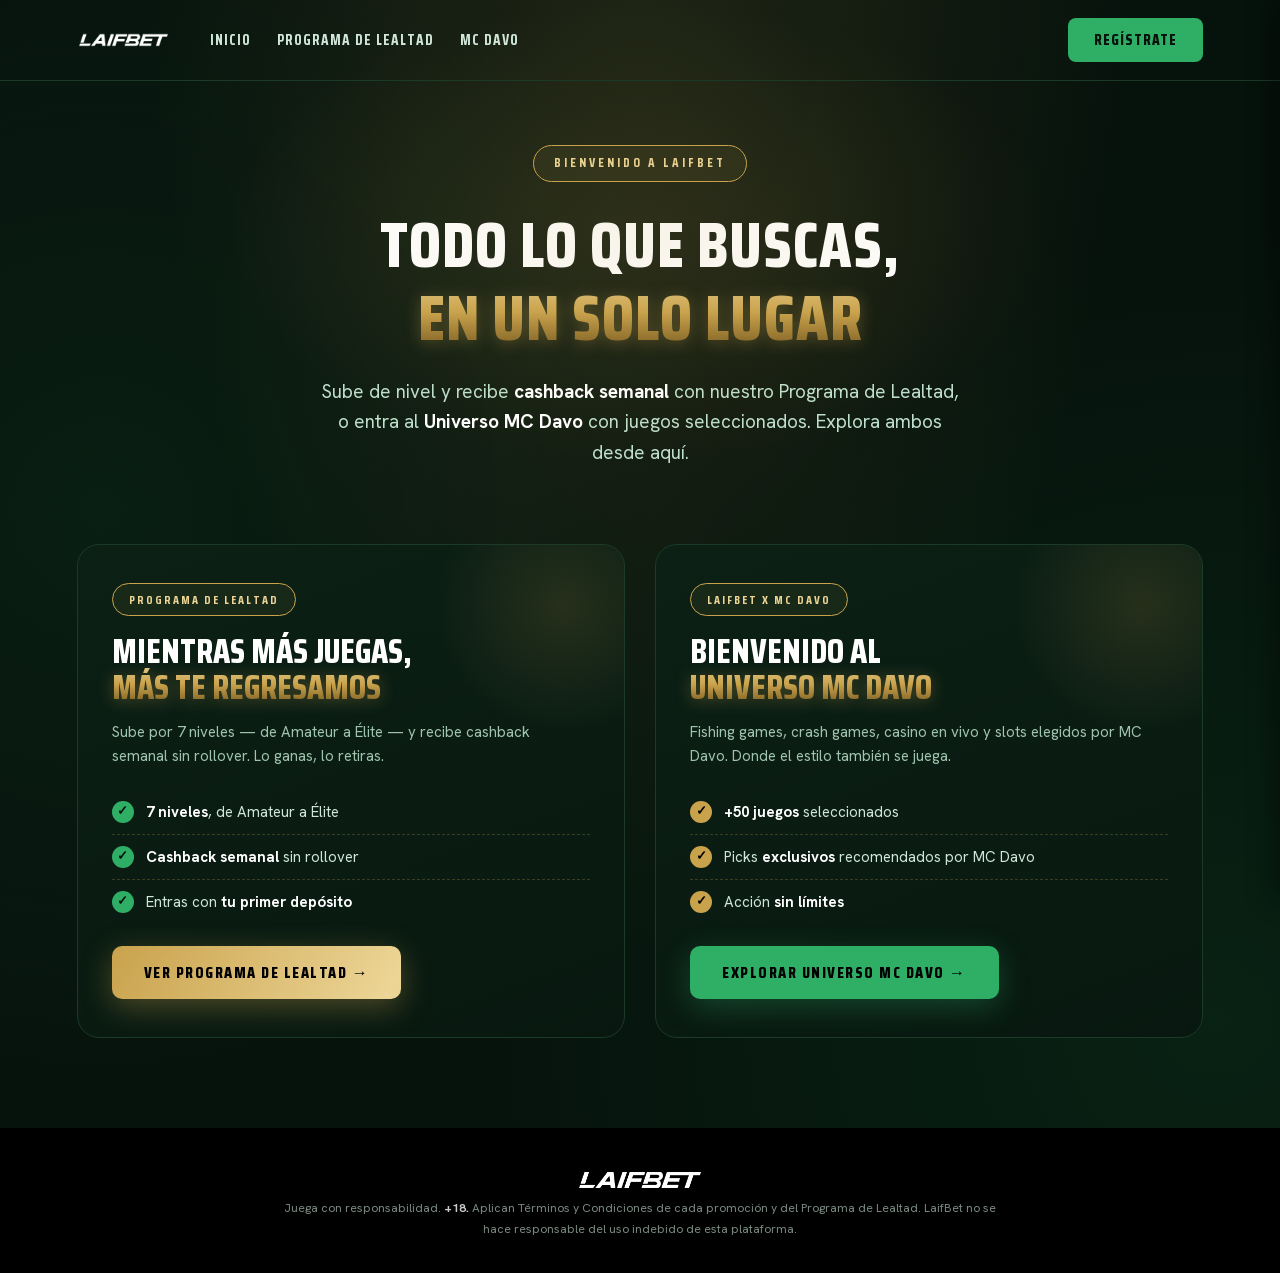
<file: index.html>
<!DOCTYPE html>
<html lang="es" style="background:#06120C">
<head>
<meta charset="UTF-8">
<meta name="viewport" content="width=device-width, initial-scale=1.0">
<title>LaifBet — Programa de Lealtad y Universo MC Davo</title>
<meta name="description" content="Todo LaifBet en un solo lugar: el Programa de Lealtad con cashback semanal y el Universo MC Davo con juegos seleccionados.">
<link rel="preload" href="fonts/hanken-grotesk-400-800.woff2" as="font" type="font/woff2" crossorigin>
<link rel="preload" href="fonts/saira-condensed-800.woff2" as="font" type="font/woff2" crossorigin>
<link rel="stylesheet" href="css/fonts.css">
<link rel="stylesheet" href="css/base.css">
<link rel="stylesheet" href="css/index.css">
</head>
<body>

<nav class="topbar" id="topbar">
  <a href="index.html" class="logo"><img src="images/logo.webp" alt="LaifBet"></a>
  <div class="main-nav">
    <a href="#inicio">Inicio</a>
    <a href="loyalty-program.html">Programa de Lealtad</a>
    <a href="mcddavo.html">MC Davo</a>
  </div>
  <button class="burger" id="burgerBtn" aria-label="Abrir menú" aria-expanded="false">
    <span></span><span></span><span></span>
  </button>
  <a class="nav-cta" href="https://laifbet.mx">Regístrate</a>
</nav>
<div class="mobile-nav" id="mobileNav">
  <a href="#inicio">Inicio</a>
  <a href="loyalty-program.html">Programa de Lealtad</a>
  <a href="mcddavo.html">MC Davo</a>
  <a class="nav-cta" href="https://laifbet.mx">Regístrate</a>
</div>

<header class="hero" id="inicio">
  <div class="kicker badge">Bienvenido a LaifBet</div>
  <h1>Todo lo que buscas,<br><span class="gold">en un solo lugar</span></h1>
  <p class="sub">Sube de nivel y recibe <b>cashback semanal</b> con nuestro Programa de Lealtad, o entra al <b>Universo MC Davo</b> con juegos seleccionados. Explora ambos desde aquí.</p>
</header>

<section class="hub">
  <div class="hub-grid">

    <article class="hub-card loyalty">
      <div class="hub-badge badge">Programa de Lealtad</div>
      <h2>Mientras más juegas,<br><span class="gold">más te regresamos</span></h2>
      <p>Sube por 7 niveles — de Amateur a Élite — y recibe cashback semanal sin rollover. Lo ganas, lo retiras.</p>
      <ul class="checklist">
        <li><span class="check">✓</span><span><b>7 niveles</b>, de Amateur a Élite</span></li>
        <li><span class="check">✓</span><span><b>Cashback semanal</b> sin rollover</span></li>
        <li><span class="check">✓</span><span>Entras con <b>tu primer depósito</b></span></li>
      </ul>
      <a class="btn-gold btn-cta" href="loyalty-program.html">Ver Programa de Lealtad →</a>
    </article>

    <article class="hub-card mcdavo">
      <div class="hub-badge badge">LaifBet x MC Davo</div>
      <h2>Bienvenido al<br><span class="gold">Universo MC Davo</span></h2>
      <p>Fishing games, crash games, casino en vivo y slots elegidos por MC Davo. Donde el estilo también se juega.</p>
      <ul class="checklist">
        <li><span class="check">✓</span><span><b>+50 juegos</b> seleccionados</span></li>
        <li><span class="check">✓</span><span>Picks <b>exclusivos</b> recomendados por MC Davo</span></li>
        <li><span class="check">✓</span><span>Acción <b>sin límites</b></span></li>
      </ul>
      <a class="btn-gold btn-cta alt" href="mcddavo.html">Explorar Universo MC Davo →</a>
    </article>

  </div>
</section>

<footer>
  <a href="index.html" class="logo"><img src="images/logo.webp" alt="LaifBet"></a>
  <p class="legal">Juega con responsabilidad. <b>+18.</b> Aplican Términos y Condiciones de cada promoción y del Programa de Lealtad. LaifBet no se hace responsable del uso indebido de esta plataforma.</p>
</footer>

<script src="js/nav.js"></script>
</body>
</html>
</file>
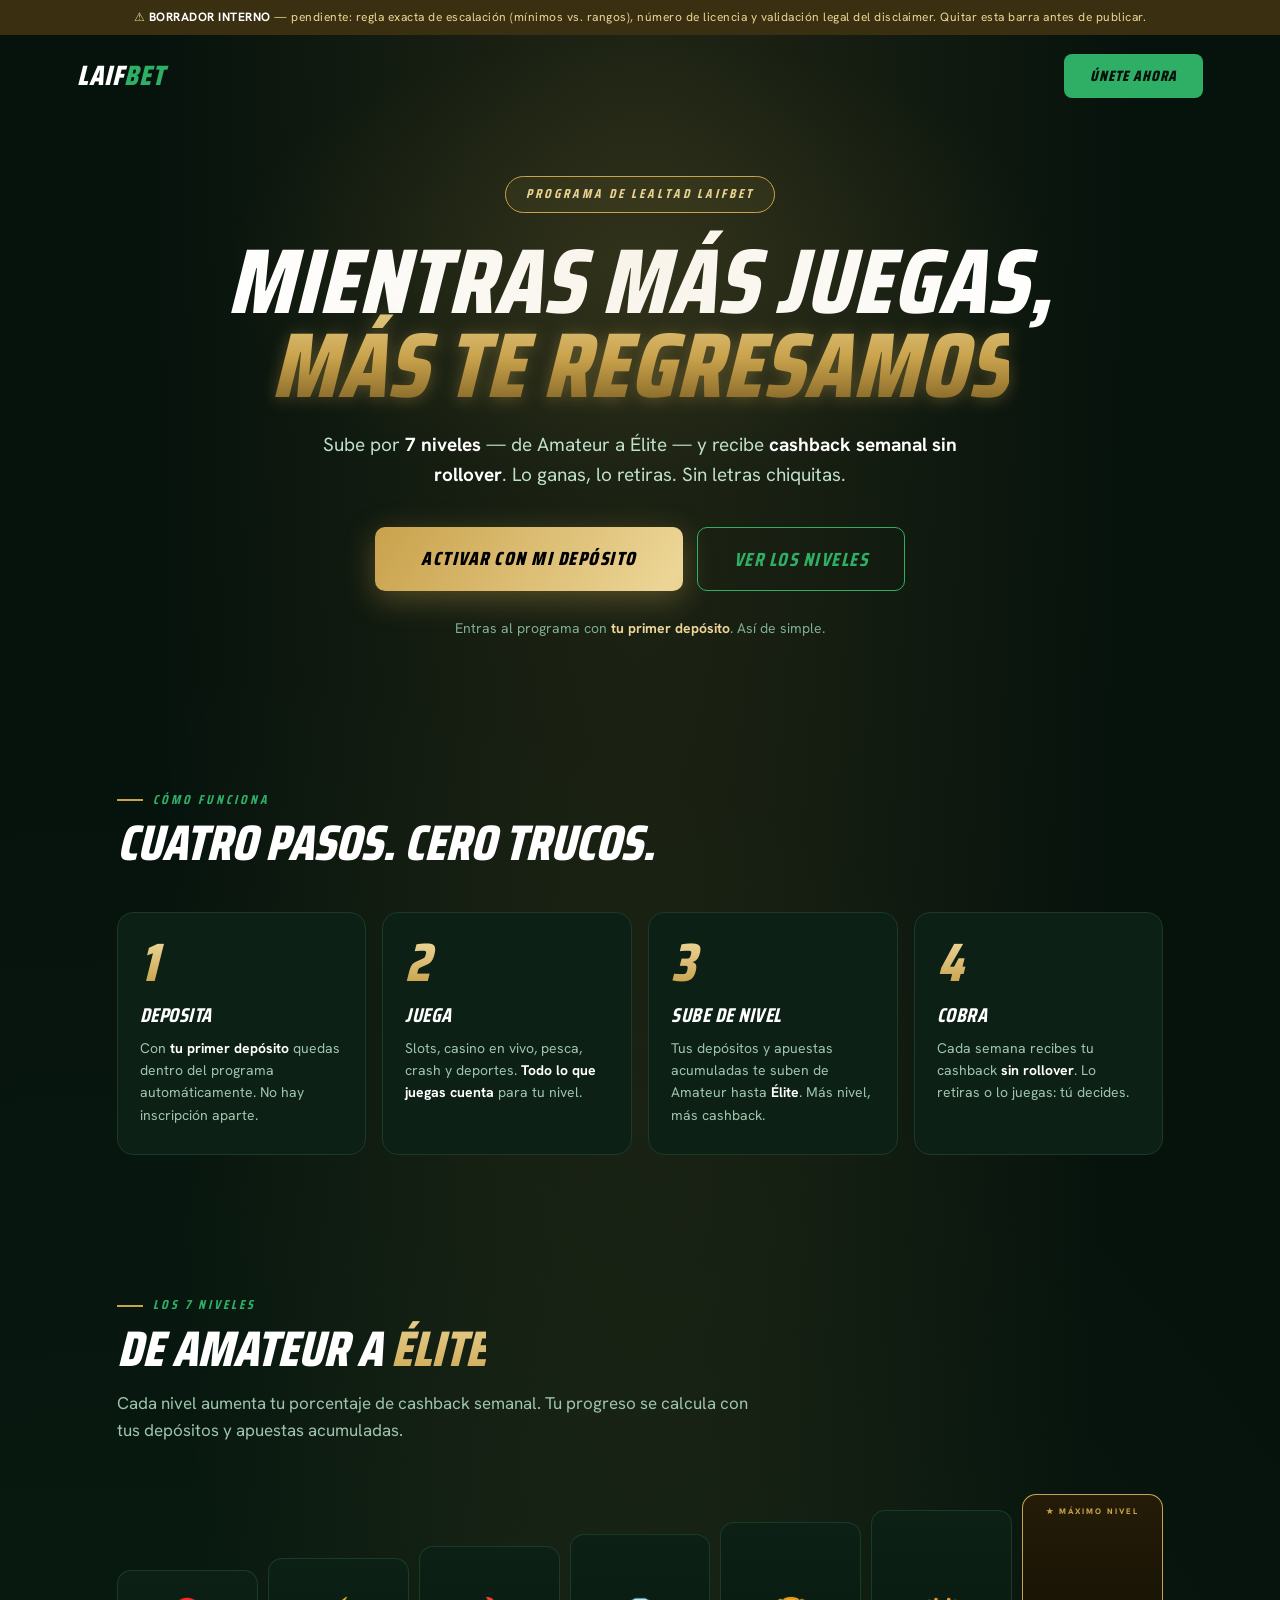
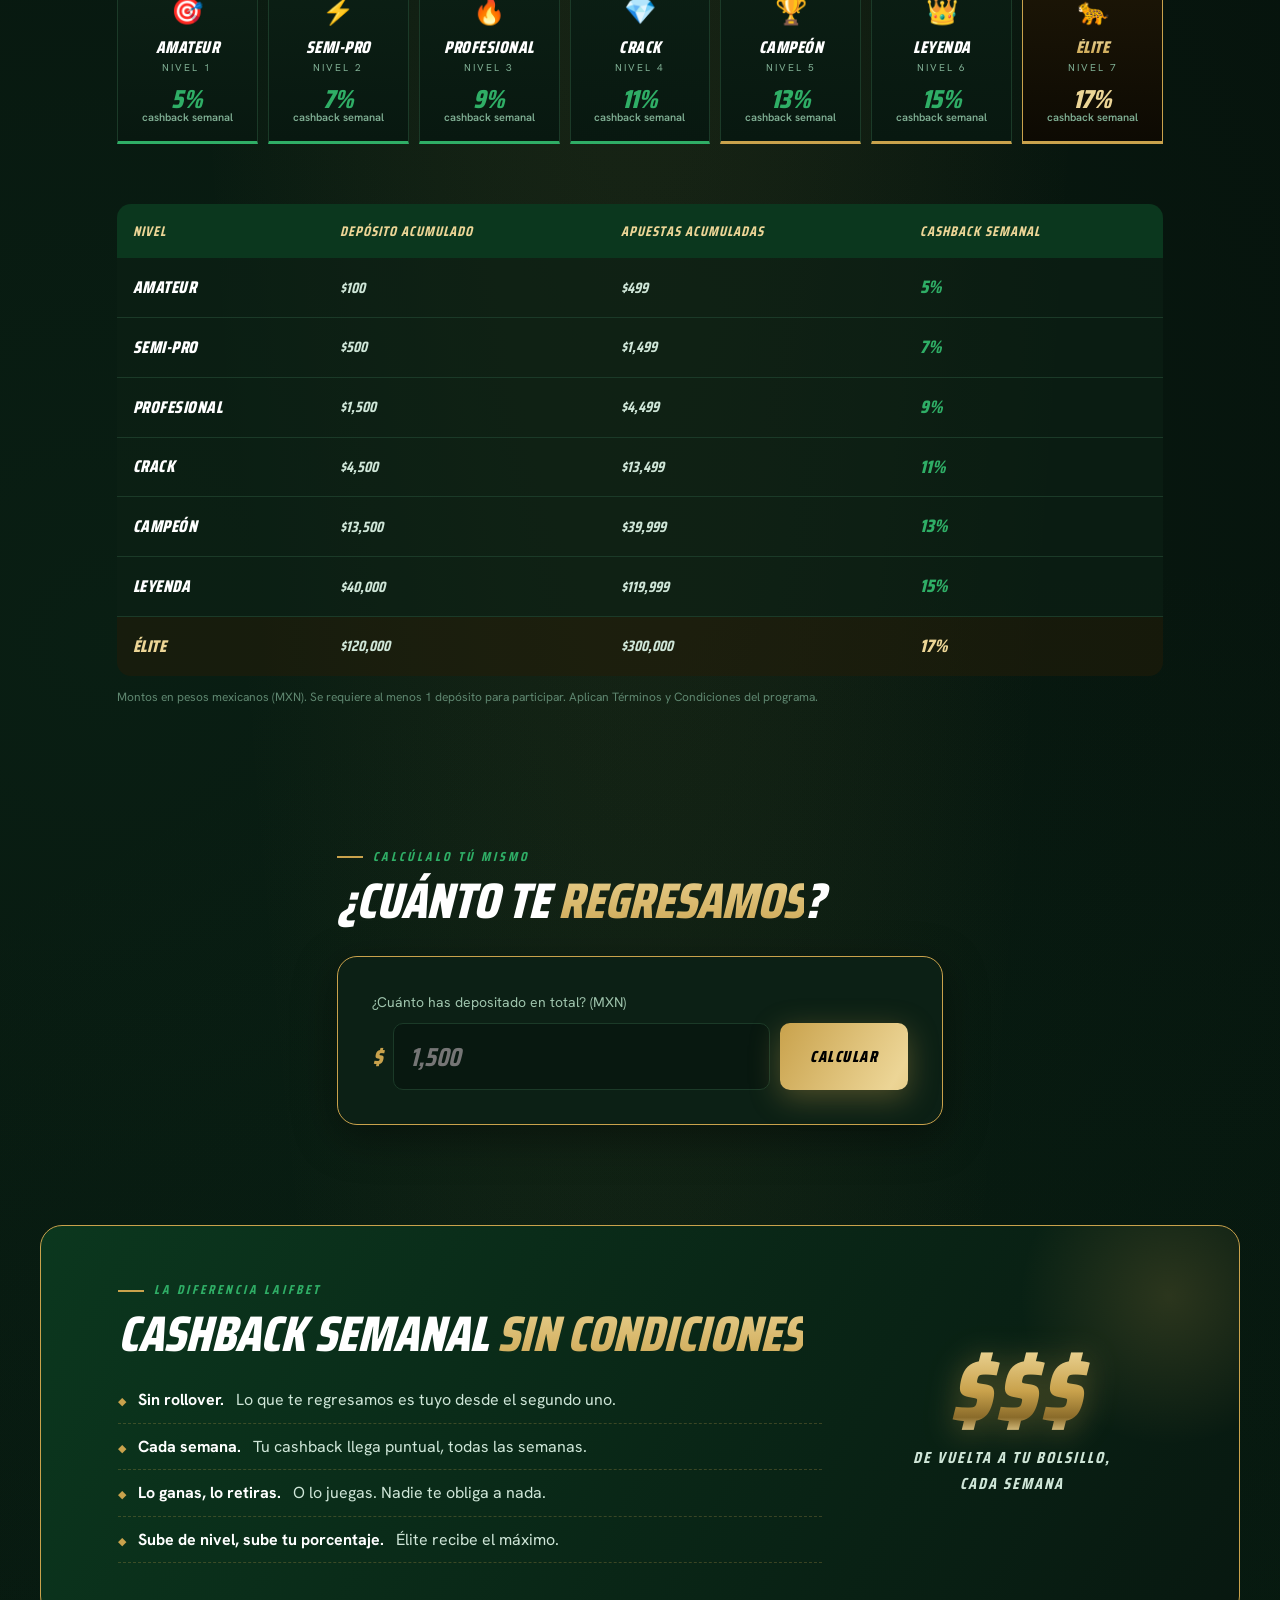
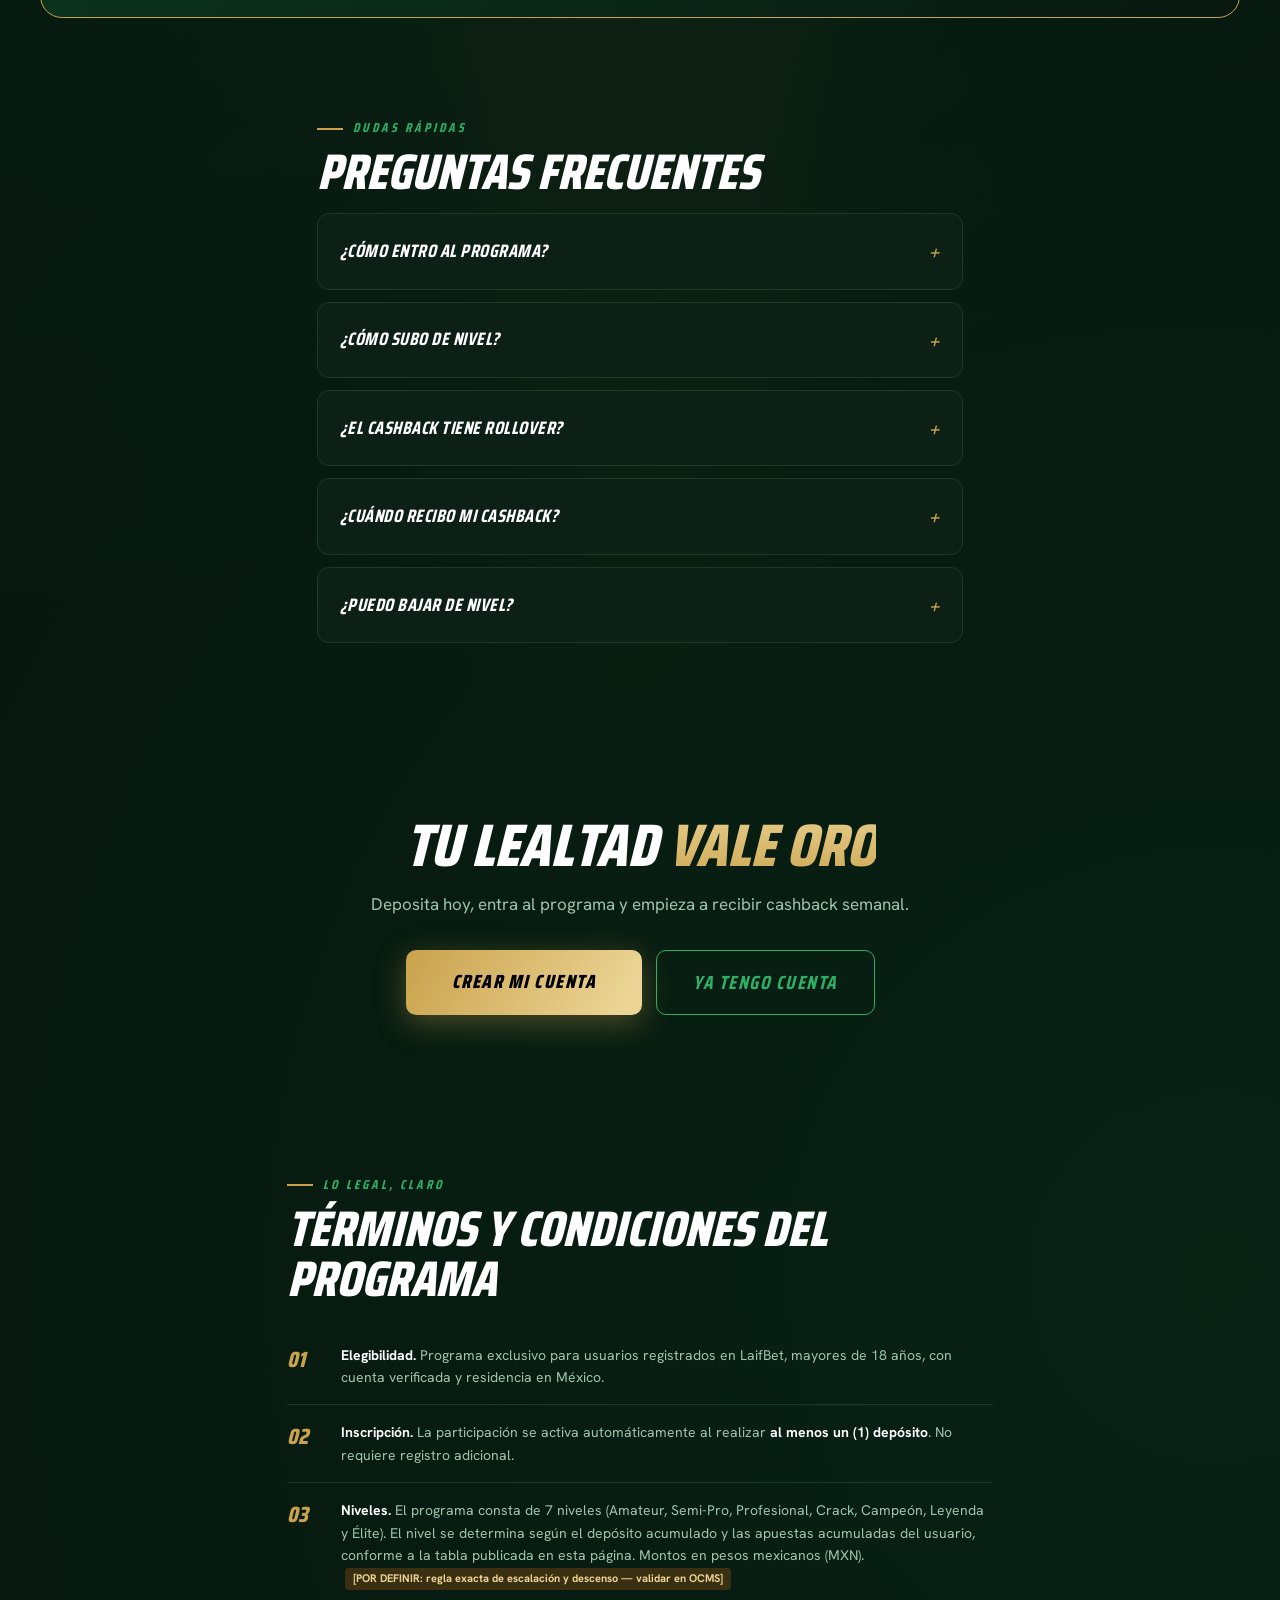
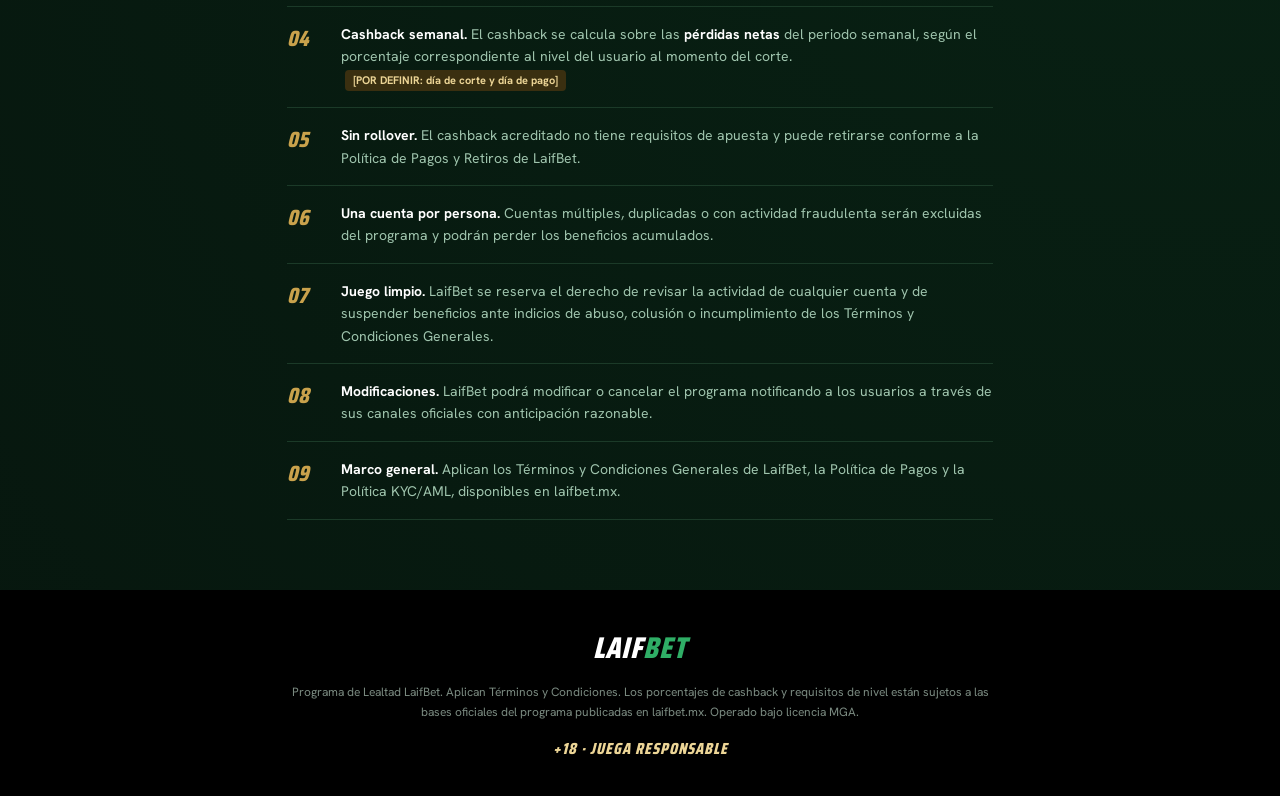
<file: home.html>
<!DOCTYPE html>
<html lang="es">
<head>
<meta charset="UTF-8">
<meta name="viewport" content="width=device-width, initial-scale=1.0">
<title>Programa de Lealtad — LaifBet</title>
<meta name="description" content="Sube de nivel en LaifBet y recibe cashback semanal sin rollover. 7 niveles, de Amateur a Élite. Lo ganas, lo retiras.">
<link rel="preconnect" href="https://fonts.googleapis.com">
<link rel="preconnect" href="https://fonts.gstatic.com" crossorigin>
<link href="https://fonts.googleapis.com/css2?family=Saira+Condensed:ital,wght@0,600;0,700;0,800;1,700;1,800&family=Hanken+Grotesk:wght@400;500;600;700;800&display=swap" rel="stylesheet">
<style>
  :root{
    --verde:#0F502B; --verde-osc:#0B371E; --negro:#000; --gris:#D9D9D9; --blanco:#fff;
    --verde-luz:#2FAE66; --oro:#C9A24C; --oro-brillo:#ECD596;
    --fondo:#06120C; --panel:#0C2015; --borde:#1B3A28;
  }
  *{box-sizing:border-box;margin:0;padding:0}
  html{scroll-behavior:smooth}
  body{font-family:'Hanken Grotesk',sans-serif;background:var(--fondo);color:#fff;line-height:1.6;overflow-x:hidden;
    background-image:
      radial-gradient(ellipse at 50% -10%, rgba(201,162,76,.14), transparent 55%),
      radial-gradient(circle at 8% 40%, rgba(47,174,102,.08), transparent 45%),
      radial-gradient(circle at 95% 80%, rgba(15,80,43,.25), transparent 50%);}

  .sr{font-family:'Saira Condensed',sans-serif;font-style:italic}

  /* ===== DRAFT BANNER (quitar antes de publicar) ===== */
  .draft{background:#3a2f10;color:var(--oro-brillo);font-size:12px;text-align:center;padding:8px 16px;letter-spacing:.5px}
  .draft b{color:#fff}

  /* ===== NAV ===== */
  nav{display:flex;justify-content:space-between;align-items:center;padding:18px 6vw;position:relative;z-index:5}
  .logo{font-family:'Saira Condensed',sans-serif;font-style:italic;font-weight:800;font-size:28px;letter-spacing:1px}
  .logo span{color:var(--verde-luz)}
  .nav-cta{background:var(--verde-luz);color:var(--fondo);font-family:'Saira Condensed',sans-serif;font-style:italic;font-weight:800;text-transform:uppercase;letter-spacing:1px;padding:10px 26px;border-radius:8px;text-decoration:none;font-size:15px;transition:.2s}
  .nav-cta:hover{background:var(--oro);color:var(--negro)}

  /* ===== HERO ===== */
  .hero{text-align:center;padding:60px 6vw 80px;position:relative}
  .hero::before{content:"";position:absolute;top:-100px;left:50%;transform:translateX(-50%);width:900px;height:500px;
    background:radial-gradient(ellipse, rgba(201,162,76,.12) 0%, transparent 65%);pointer-events:none}
  .hero .kicker{display:inline-block;border:1px solid var(--oro);color:var(--oro-brillo);font-family:'Saira Condensed',sans-serif;font-style:italic;font-weight:700;letter-spacing:3px;text-transform:uppercase;font-size:13px;padding:7px 20px;border-radius:30px;margin-bottom:26px;background:rgba(201,162,76,.07)}
  .hero h1{font-family:'Saira Condensed',sans-serif;font-style:italic;font-weight:800;text-transform:uppercase;font-size:clamp(46px,8vw,92px);line-height:.92;letter-spacing:1px}
  .hero h1 .gold{background:linear-gradient(180deg,var(--oro-brillo) 0%,var(--oro) 45%,#8a6b2a 75%,var(--oro-brillo) 100%);-webkit-background-clip:text;background-clip:text;color:transparent;filter:drop-shadow(0 2px 8px rgba(201,162,76,.35))}
  .hero .sub{max-width:640px;margin:22px auto 0;font-size:19px;color:#bfe0cc}
  .hero .sub b{color:#fff}
  .hero .ctas{margin-top:36px;display:flex;gap:14px;justify-content:center;flex-wrap:wrap}
  .btn-oro{background:linear-gradient(120deg,var(--oro) 0%,var(--oro-brillo) 50%,var(--oro) 100%);background-size:200%;color:var(--negro);font-family:'Saira Condensed',sans-serif;font-style:italic;font-weight:800;text-transform:uppercase;letter-spacing:1.5px;font-size:19px;padding:16px 46px;border-radius:10px;text-decoration:none;box-shadow:0 8px 30px rgba(201,162,76,.35);transition:.3s}
  .btn-oro:hover{background-position:100%;transform:translateY(-2px)}
  .btn-ghost{border:1px solid var(--verde-luz);color:var(--verde-luz);font-family:'Saira Condensed',sans-serif;font-style:italic;font-weight:700;text-transform:uppercase;letter-spacing:1.5px;font-size:19px;padding:16px 36px;border-radius:10px;text-decoration:none;transition:.2s}
  .btn-ghost:hover{background:rgba(47,174,102,.12)}
  .hero .req{margin-top:26px;font-size:14px;color:#7fae93}
  .hero .req b{color:var(--oro-brillo)}

  /* ===== SECCIONES ===== */
  section{padding:70px 6vw;max-width:1200px;margin:0 auto}
  .sec-kicker{font-family:'Saira Condensed',sans-serif;font-style:italic;font-weight:700;color:var(--verde-luz);letter-spacing:3px;text-transform:uppercase;font-size:13px;margin-bottom:8px;display:flex;align-items:center;gap:10px}
  .sec-kicker::before{content:"";width:26px;height:2px;background:var(--oro)}
  h2{font-family:'Saira Condensed',sans-serif;font-style:italic;font-weight:800;text-transform:uppercase;font-size:clamp(32px,4.5vw,50px);line-height:1;margin-bottom:16px}
  .sec-sub{color:#9fc4ad;max-width:640px;font-size:17px}

  /* ===== PASOS ===== */
  .pasos{display:grid;grid-template-columns:repeat(4,1fr);gap:16px;margin-top:44px}
  .paso{background:var(--panel);border:1px solid var(--borde);border-radius:16px;padding:28px 22px;position:relative;transition:.25s}
  .paso:hover{border-color:var(--oro);transform:translateY(-4px)}
  .paso .n{font-family:'Saira Condensed',sans-serif;font-style:italic;font-weight:800;font-size:54px;line-height:.8;background:linear-gradient(180deg,var(--oro-brillo),var(--oro));-webkit-background-clip:text;background-clip:text;color:transparent}
  .paso .tt{font-family:'Saira Condensed',sans-serif;font-style:italic;font-weight:700;text-transform:uppercase;font-size:20px;margin:14px 0 6px;letter-spacing:.5px}
  .paso .dd{font-size:14px;color:#9fc4ad}
  .paso .dd b{color:#fff}
  /* ===== NIVELES ===== */
  .niveles-wrap{padding-top:70px}
  .escalera{display:grid;grid-template-columns:repeat(7,1fr);gap:10px;align-items:end;margin-top:50px}
  .nivel{border-radius:14px 14px 0 0;padding:20px 12px 18px;text-align:center;position:relative;border:1px solid var(--borde);border-bottom:3px solid var(--verde-luz);background:linear-gradient(180deg,var(--panel),#081810);transition:.25s;cursor:pointer}
  .nivel:hover{transform:translateY(-6px)}
  .nivel .ico{font-size:26px;margin-bottom:6px}
  .nivel .nm{font-family:'Saira Condensed',sans-serif;font-style:italic;font-weight:800;text-transform:uppercase;font-size:17px;letter-spacing:.5px;line-height:1}
  .nivel .lv{font-size:10px;color:#7fae93;text-transform:uppercase;letter-spacing:2px;margin-top:4px}
  .nivel .cb{font-family:'Saira Condensed',sans-serif;font-style:italic;font-weight:800;font-size:26px;color:var(--verde-luz);margin-top:10px;line-height:1}
  .nivel .cb small{font-size:11px;display:block;font-weight:600;color:#7fae93;font-style:normal;font-family:'Hanken Grotesk',sans-serif;letter-spacing:0}
  /* alturas de escalera */
  .nivel.h1{padding-top:20px}.nivel.h2{padding-top:32px}.nivel.h3{padding-top:44px}.nivel.h4{padding-top:56px}.nivel.h5{padding-top:68px}.nivel.h6{padding-top:80px}
  .nivel.h7{padding-top:96px;border-color:var(--oro);border-bottom-color:var(--oro);background:linear-gradient(180deg,#241c08,#0d0a03)}
  .nivel.h7 .nm{background:linear-gradient(180deg,var(--oro-brillo),var(--oro));-webkit-background-clip:text;background-clip:text;color:transparent}
  .nivel.h7 .cb{color:var(--oro-brillo)}
  .nivel.h6,.nivel.h5{border-bottom-color:var(--oro)}
  .nivel.h7::before{content:"★ MÁXIMO NIVEL";position:absolute;top:10px;left:50%;transform:translateX(-50%);font-size:8px;letter-spacing:2px;color:var(--oro);font-weight:800;white-space:nowrap}

  /* ===== TABLA DE REQUISITOS ===== */
  .req-tabla{margin-top:60px;overflow-x:auto}
  table{width:100%;border-collapse:collapse;min-width:720px;border-radius:14px;overflow:hidden}
  thead th{background:var(--verde-osc);font-family:'Saira Condensed',sans-serif;font-style:italic;font-weight:700;text-transform:uppercase;letter-spacing:1px;font-size:14px;padding:16px;text-align:left;color:var(--oro-brillo)}
  tbody td{padding:15px 16px;border-bottom:1px solid var(--borde);font-size:15px;background:rgba(12,32,21,.6)}
  tbody tr:last-child td{border-bottom:none;background:rgba(36,28,8,.55)}
  tbody tr:last-child .tnm{color:var(--oro-brillo)}
  .tnm{font-family:'Saira Condensed',sans-serif;font-style:italic;font-weight:800;text-transform:uppercase;font-size:17px;letter-spacing:.5px}
  td.num{font-family:'Saira Condensed',sans-serif;font-style:italic;font-weight:700;color:#cfe6d8}
  td.cbnum{font-family:'Saira Condensed',sans-serif;font-style:italic;font-weight:800;color:var(--verde-luz);font-size:18px}
  tbody tr:last-child td.cbnum{color:var(--oro-brillo)}
  .tabla-nota{font-size:12px;color:#5f8770;margin-top:12px}

  /* ===== CASHBACK ===== */
  .cash{background:linear-gradient(120deg,var(--verde-osc),#081810);border:1px solid var(--oro);border-radius:22px;padding:54px 6vw;max-width:1200px;margin:30px auto;display:flex;gap:40px;align-items:center;flex-wrap:wrap;position:relative;overflow:hidden}
  .cash::after{content:"";position:absolute;right:-80px;top:-80px;width:300px;height:300px;border-radius:50%;background:radial-gradient(circle,rgba(201,162,76,.18),transparent 70%)}
  .cash .tx{flex:1;min-width:280px;position:relative;z-index:2}
  .cash h2 .gold{background:linear-gradient(180deg,var(--oro-brillo),var(--oro));-webkit-background-clip:text;background-clip:text;color:transparent}
  .cash ul{list-style:none;margin-top:18px}
  .cash li{padding:10px 0;border-bottom:1px dashed rgba(201,162,76,.25);font-size:16px;color:#cfe6d8;display:flex;gap:12px;align-items:baseline}
  .cash li::before{content:"◆";color:var(--oro);font-size:11px}
  .cash li b{color:#fff}
  .cash .big{flex:0 0 300px;text-align:center;position:relative;z-index:2}
  .cash .big .pct{font-family:'Saira Condensed',sans-serif;font-style:italic;font-weight:800;font-size:110px;line-height:.8;background:linear-gradient(180deg,var(--oro-brillo) 0%,var(--oro) 50%,#8a6b2a 80%,var(--oro-brillo) 100%);-webkit-background-clip:text;background-clip:text;color:transparent;filter:drop-shadow(0 4px 16px rgba(201,162,76,.4))}
  .cash .big .lbl{font-family:'Saira Condensed',sans-serif;font-style:italic;font-weight:700;text-transform:uppercase;letter-spacing:2px;margin-top:10px;color:#cfe6d8}
  /* ===== FAQ ===== */
  .faq{max-width:800px}
  details{background:var(--panel);border:1px solid var(--borde);border-radius:12px;margin-bottom:12px;overflow:hidden}
  summary{cursor:pointer;padding:18px 22px;font-family:'Saira Condensed',sans-serif;font-style:italic;font-weight:700;font-size:18px;text-transform:uppercase;letter-spacing:.5px;list-style:none;display:flex;justify-content:space-between;align-items:center}
  summary::after{content:"+";color:var(--oro);font-size:24px;font-weight:400}
  details[open] summary::after{content:"−"}
  details[open]{border-color:var(--oro)}
  details p{padding:0 22px 20px;color:#9fc4ad;font-size:15px}
  details p b{color:#fff}

  /* ===== TYC ===== */
  .tyc{max-width:860px}
  .tyc-lista{margin-top:24px;counter-reset:cl;list-style:none}
  .tyc-lista li{position:relative;padding:16px 0 16px 54px;border-bottom:1px solid var(--borde);font-size:14px;color:#9fc4ad;counter-increment:cl}
  .tyc-lista li::before{content:counter(cl,decimal-leading-zero);position:absolute;left:0;top:14px;font-family:'Saira Condensed',sans-serif;font-style:italic;font-weight:800;font-size:22px;color:var(--oro)}
  .tyc-lista li b{color:#fff}
  .pd{display:inline-block;background:#3a2f10;color:var(--oro-brillo);font-size:11px;font-weight:700;padding:2px 8px;border-radius:4px;margin-left:4px}

  /* ===== CALCULADORA ===== */
  .calc-sec{max-width:760px}
  .calc{background:var(--panel);border:1px solid var(--oro);border-radius:20px;padding:34px;margin-top:30px;box-shadow:0 12px 44px rgba(0,0,0,.4)}
  .calc label{font-size:14px;color:#9fc4ad;display:block;margin-bottom:10px}
  .calc-row{display:flex;gap:10px;align-items:stretch}
  .peso{display:flex;align-items:center;font-family:'Saira Condensed',sans-serif;font-style:italic;font-weight:800;font-size:26px;color:var(--oro)}
  #dep{flex:1;background:#081810;border:1px solid var(--borde);border-radius:10px;color:#fff;font-family:'Saira Condensed',sans-serif;font-style:italic;font-weight:700;font-size:26px;padding:12px 16px;min-width:0}
  #dep:focus{outline:none;border-color:var(--oro)}
  .calc-btn{border:none;cursor:pointer;font-size:16px;padding:12px 30px}
  .calc-out{margin-top:26px;border-top:1px dashed rgba(201,162,76,.3);padding-top:22px;text-align:center}
  .co-nivel{font-size:15px;color:#9fc4ad}
  .co-nivel b{font-family:'Saira Condensed',sans-serif;font-style:italic;font-weight:800;text-transform:uppercase;font-size:22px;color:var(--oro-brillo);letter-spacing:1px}
  .co-pct{font-family:'Saira Condensed',sans-serif;font-style:italic;font-weight:800;font-size:84px;line-height:.9;margin-top:8px;background:linear-gradient(180deg,var(--oro-brillo) 0%,var(--oro) 55%,#8a6b2a 85%);-webkit-background-clip:text;background-clip:text;color:transparent}
  .co-lbl{font-family:'Saira Condensed',sans-serif;font-style:italic;font-weight:700;text-transform:uppercase;letter-spacing:1.5px;font-size:14px;color:#cfe6d8;margin-top:6px}
  .co-ej{margin-top:14px;font-size:14px;color:#9fc4ad}
  .co-ej b{color:var(--verde-luz)}

  /* ===== CTA FINAL ===== */
  .final{text-align:center;padding:90px 6vw}
  .final h2{font-size:clamp(36px,5vw,60px)}
  .final .gold{background:linear-gradient(180deg,var(--oro-brillo),var(--oro));-webkit-background-clip:text;background-clip:text;color:transparent}

  /* ===== FOOTER ===== */
  footer{background:var(--negro);padding:34px 6vw;text-align:center}
  footer .logo{font-size:30px;margin-bottom:10px}
  footer .legal{font-size:12px;color:#7a8a80;max-width:720px;margin:0 auto;line-height:1.7}
  footer .legal b{color:#c9c9c9}
  .rs{margin-top:14px;font-family:'Saira Condensed',sans-serif;font-style:italic;font-weight:800;font-size:16px;color:var(--oro-brillo);letter-spacing:1px}

  @media(max-width:900px){
    .pasos{grid-template-columns:repeat(2,1fr)}
    .escalera{grid-template-columns:repeat(4,1fr)}
    .nivel.h1,.nivel.h2,.nivel.h3,.nivel.h4,.nivel.h5,.nivel.h6{padding-top:24px}
    .nivel.h7{padding-top:34px;grid-column:span 4}
  }
  @media(max-width:560px){
    .pasos{grid-template-columns:1fr}
    .escalera{grid-template-columns:repeat(2,1fr)}
    .nivel.h7{grid-column:span 2}
    .cash .big .pct{font-size:80px}
  }
</style>
</head>
<body>

<div class="draft">⚠ <b>BORRADOR INTERNO</b> — pendiente: regla exacta de escalación (mínimos vs. rangos), número de licencia y validación legal del disclaimer. Quitar esta barra antes de publicar.</div>

<nav>
  <div class="logo">LAIF<span>BET</span></div>
  <a class="nav-cta" href="#unete">Únete ahora</a>
</nav>

<header class="hero">
  <div class="kicker">Programa de Lealtad LaifBet</div>
  <h1>Mientras más juegas,<br><span class="gold">más te regresamos</span></h1>
  <p class="sub">Sube por <b>7 niveles</b> — de Amateur a Élite — y recibe <b>cashback semanal sin rollover</b>. Lo ganas, lo retiras. Sin letras chiquitas.</p>
  <div class="ctas">
    <a class="btn-oro" href="#unete">Activar con mi depósito</a>
    <a class="btn-ghost" href="#niveles">Ver los niveles</a>
  </div>
  <p class="req">Entras al programa con <b>tu primer depósito</b>. Así de simple.</p>
</header>

<section>
  <div class="sec-kicker">Cómo funciona</div>
  <h2>Cuatro pasos. Cero trucos.</h2>
  <div class="pasos">
    <div class="paso"><div class="n">1</div><div class="tt">Deposita</div><div class="dd">Con <b>tu primer depósito</b> quedas dentro del programa automáticamente. No hay inscripción aparte.</div></div>
    <div class="paso"><div class="n">2</div><div class="tt">Juega</div><div class="dd">Slots, casino en vivo, pesca, crash y deportes. <b>Todo lo que juegas cuenta</b> para tu nivel.</div></div>
    <div class="paso"><div class="n">3</div><div class="tt">Sube de nivel</div><div class="dd">Tus depósitos y apuestas acumuladas te suben de Amateur hasta <b>Élite</b>. Más nivel, más cashback.</div></div>
    <div class="paso"><div class="n">4</div><div class="tt">Cobra</div><div class="dd">Cada semana recibes tu cashback <b>sin rollover</b>. Lo retiras o lo juegas: tú decides.</div></div>
  </div>
</section>

<section id="niveles" class="niveles-wrap">
  <div class="sec-kicker">Los 7 niveles</div>
  <h2>De Amateur a <span style="background:linear-gradient(180deg,var(--oro-brillo),var(--oro));-webkit-background-clip:text;background-clip:text;color:transparent">Élite</span></h2>
  <p class="sec-sub">Cada nivel aumenta tu porcentaje de cashback semanal. Tu progreso se calcula con tus depósitos y apuestas acumuladas.</p>

  <div class="escalera">
    <div class="nivel h1"><div class="ico">🎯</div><div class="nm">Amateur</div><div class="lv">Nivel 1</div><div class="cb">5%<small>cashback semanal</small></div></div>
    <div class="nivel h2"><div class="ico">⚡</div><div class="nm">Semi-Pro</div><div class="lv">Nivel 2</div><div class="cb">7%<small>cashback semanal</small></div></div>
    <div class="nivel h3"><div class="ico">🔥</div><div class="nm">Profesional</div><div class="lv">Nivel 3</div><div class="cb">9%<small>cashback semanal</small></div></div>
    <div class="nivel h4"><div class="ico">💎</div><div class="nm">Crack</div><div class="lv">Nivel 4</div><div class="cb">11%<small>cashback semanal</small></div></div>
    <div class="nivel h5"><div class="ico">🏆</div><div class="nm">Campeón</div><div class="lv">Nivel 5</div><div class="cb">13%<small>cashback semanal</small></div></div>
    <div class="nivel h6"><div class="ico">👑</div><div class="nm">Leyenda</div><div class="lv">Nivel 6</div><div class="cb">15%<small>cashback semanal</small></div></div>
    <div class="nivel h7"><div class="ico">🐆</div><div class="nm">Élite</div><div class="lv">Nivel 7</div><div class="cb">17%<small>cashback semanal</small></div></div>
  </div>
  <div class="req-tabla">
    <table>
      <thead><tr><th>Nivel</th><th>Depósito acumulado</th><th>Apuestas acumuladas</th><th>Cashback semanal</th></tr></thead>
      <tbody>
        <tr><td class="tnm">Amateur</td><td class="num">$100</td><td class="num">$499</td><td class="cbnum">5%</td></tr>
        <tr><td class="tnm">Semi-Pro</td><td class="num">$500</td><td class="num">$1,499</td><td class="cbnum">7%</td></tr>
        <tr><td class="tnm">Profesional</td><td class="num">$1,500</td><td class="num">$4,499</td><td class="cbnum">9%</td></tr>
        <tr><td class="tnm">Crack</td><td class="num">$4,500</td><td class="num">$13,499</td><td class="cbnum">11%</td></tr>
        <tr><td class="tnm">Campeón</td><td class="num">$13,500</td><td class="num">$39,999</td><td class="cbnum">13%</td></tr>
        <tr><td class="tnm">Leyenda</td><td class="num">$40,000</td><td class="num">$119,999</td><td class="cbnum">15%</td></tr>
        <tr><td class="tnm">Élite</td><td class="num">$120,000</td><td class="num">$300,000</td><td class="cbnum">17%</td></tr>
      </tbody>
    </table>
    <p class="tabla-nota">Montos en pesos mexicanos (MXN). Se requiere al menos 1 depósito para participar. Aplican Términos y Condiciones del programa.</p>
  </div>
</section>

<section class="calc-sec" id="calculadora">
  <div class="sec-kicker">Calcúlalo tú mismo</div>
  <h2>¿Cuánto te <span style="background:linear-gradient(180deg,var(--oro-brillo),var(--oro));-webkit-background-clip:text;background-clip:text;color:transparent">regresamos</span>?</h2>
  <div class="calc">
    <div class="calc-in">
      <label for="dep">¿Cuánto has depositado en total? (MXN)</label>
      <div class="calc-row">
        <span class="peso">$</span>
        <input type="number" id="dep" min="0" placeholder="1,500" inputmode="numeric">
        <button class="btn-oro calc-btn" onclick="calc()">Calcular</button>
      </div>
    </div>
    <div class="calc-out" id="out" style="display:none">
      <div class="co-nivel">Tu nivel: <b id="oNivel">—</b></div>
      <div class="co-pct" id="oPct">—</div>
      <div class="co-lbl">estimado de cashback semanal</div>
      <div class="co-ej" id="oEj"></div>
    </div>
  </div>
</section>

<div class="cash">
  <div class="tx">
    <div class="sec-kicker">La diferencia LaifBet</div>
    <h2>Cashback semanal <span class="gold">sin condiciones</span></h2>
    <ul>
      <li><b>Sin rollover.</b> Lo que te regresamos es tuyo desde el segundo uno.</li>
      <li><b>Cada semana.</b> Tu cashback llega puntual, todas las semanas.</li>
      <li><b>Lo ganas, lo retiras.</b> O lo juegas. Nadie te obliga a nada.</li>
      <li><b>Sube de nivel, sube tu porcentaje.</b> Élite recibe el máximo.</li>
    </ul>
  </div>
  <div class="big">
    <div class="pct">$$$</div>
    <div class="lbl">De vuelta a tu bolsillo,<br>cada semana</div>
  </div>
</div>

<section class="faq">
  <div class="sec-kicker">Dudas rápidas</div>
  <h2>Preguntas frecuentes</h2>
  <details><summary>¿Cómo entro al programa?</summary><p>Con <b>tu primer depósito</b> quedas inscrito automáticamente. No hay formularios ni códigos.</p></details>
  <details><summary>¿Cómo subo de nivel?</summary><p>Acumulando <b>depósitos y apuestas</b>. El sistema calcula tu progreso y te sube de nivel automáticamente.</p></details>
  <details><summary>¿El cashback tiene rollover?</summary><p><b>No.</b> El cashback semanal de LaifBet no tiene requisitos de apuesta. Puedes retirarlo directamente.</p></details>
  <details><summary>¿Cuándo recibo mi cashback?</summary><p>Se acredita <b>cada semana</b> en tu cuenta, según el nivel que tengas en ese momento.</p></details>
  <details><summary>¿Puedo bajar de nivel?</summary><p>Tu nivel refleja tu actividad. Consulta los Términos y Condiciones del programa para las reglas completas de permanencia.</p></details>
</section>

<section class="final" id="unete">
  <h2>Tu lealtad <span class="gold">vale oro</span></h2>
  <p class="sec-sub" style="margin:14px auto 0">Deposita hoy, entra al programa y empieza a recibir cashback semanal.</p>
  <div class="ctas" style="margin-top:32px;display:flex;justify-content:center;gap:14px;flex-wrap:wrap">
    <a class="btn-oro" href="https://laifbet.mx">Crear mi cuenta</a>
    <a class="btn-ghost" href="https://laifbet.mx">Ya tengo cuenta</a>
  </div>
</section>

<section class="tyc" id="terminos">
  <div class="sec-kicker">Lo legal, claro</div>
  <h2>Términos y Condiciones del programa</h2>
  <ol class="tyc-lista">
    <li><b>Elegibilidad.</b> Programa exclusivo para usuarios registrados en LaifBet, mayores de 18 años, con cuenta verificada y residencia en México.</li>
    <li><b>Inscripción.</b> La participación se activa automáticamente al realizar <b>al menos un (1) depósito</b>. No requiere registro adicional.</li>
    <li><b>Niveles.</b> El programa consta de 7 niveles (Amateur, Semi-Pro, Profesional, Crack, Campeón, Leyenda y Élite). El nivel se determina según el depósito acumulado y las apuestas acumuladas del usuario, conforme a la tabla publicada en esta página. Montos en pesos mexicanos (MXN). <span class="pd">[POR DEFINIR: regla exacta de escalación y descenso — validar en OCMS]</span></li>
    <li><b>Cashback semanal.</b> El cashback se calcula sobre las <b>pérdidas netas</b> del periodo semanal, según el porcentaje correspondiente al nivel del usuario al momento del corte. <span class="pd">[POR DEFINIR: día de corte y día de pago]</span></li>
    <li><b>Sin rollover.</b> El cashback acreditado no tiene requisitos de apuesta y puede retirarse conforme a la Política de Pagos y Retiros de LaifBet.</li>
    <li><b>Una cuenta por persona.</b> Cuentas múltiples, duplicadas o con actividad fraudulenta serán excluidas del programa y podrán perder los beneficios acumulados.</li>
    <li><b>Juego limpio.</b> LaifBet se reserva el derecho de revisar la actividad de cualquier cuenta y de suspender beneficios ante indicios de abuso, colusión o incumplimiento de los Términos y Condiciones Generales.</li>
    <li><b>Modificaciones.</b> LaifBet podrá modificar o cancelar el programa notificando a los usuarios a través de sus canales oficiales con anticipación razonable.</li>
    <li><b>Marco general.</b> Aplican los Términos y Condiciones Generales de LaifBet, la Política de Pagos y la Política KYC/AML, disponibles en laifbet.mx.</li>
  </ol>
</section>

<footer>
  <div class="logo">LAIF<span>BET</span></div>
  <p class="legal">Programa de Lealtad LaifBet. Aplican Términos y Condiciones. Los porcentajes de cashback y requisitos de nivel están sujetos a las bases oficiales del programa publicadas en laifbet.mx. Operado bajo licencia MGA.</p>
  <div class="rs">+18 · JUEGA RESPONSABLE</div>
</footer>

<script>
  const NIVELES=[
    {nm:'Amateur',min:100,pct:5},{nm:'Semi-Pro',min:500,pct:7},{nm:'Profesional',min:1500,pct:9},
    {nm:'Crack',min:4500,pct:11},{nm:'Campeón',min:13500,pct:13},{nm:'Leyenda',min:40000,pct:15},
    {nm:'Élite',min:120000,pct:17}
  ];
  function calc(){
    const dep=parseFloat(document.getElementById('dep').value)||0;
    const out=document.getElementById('out');out.style.display='block';
    let n=null;for(const x of NIVELES){if(dep>=x.min)n=x}
    if(!n){
      document.getElementById('oNivel').textContent='Aún sin nivel';
      document.getElementById('oPct').textContent='—';
      document.getElementById('oEj').innerHTML='Con tu primer depósito de <b>$100</b> entras como Amateur.';
      return;
    }
    const ret=(dep*n.pct/100).toLocaleString('es-MX',{maximumFractionDigits:0});
    document.getElementById('oNivel').textContent=n.nm;
    document.getElementById('oPct').textContent='$'+ret;
    document.getElementById('oEj').innerHTML='Con <b>$'+dep.toLocaleString('es-MX')+'</b>, podrías recibir hasta <b>$'+ret+'</b> de cashback. Calculado sobre pérdidas netas semanales, sin rollover.';
  }
  document.getElementById('dep').addEventListener('keydown',e=>{if(e.key==='Enter')calc()});
</script>
</body>
</html>
</file>
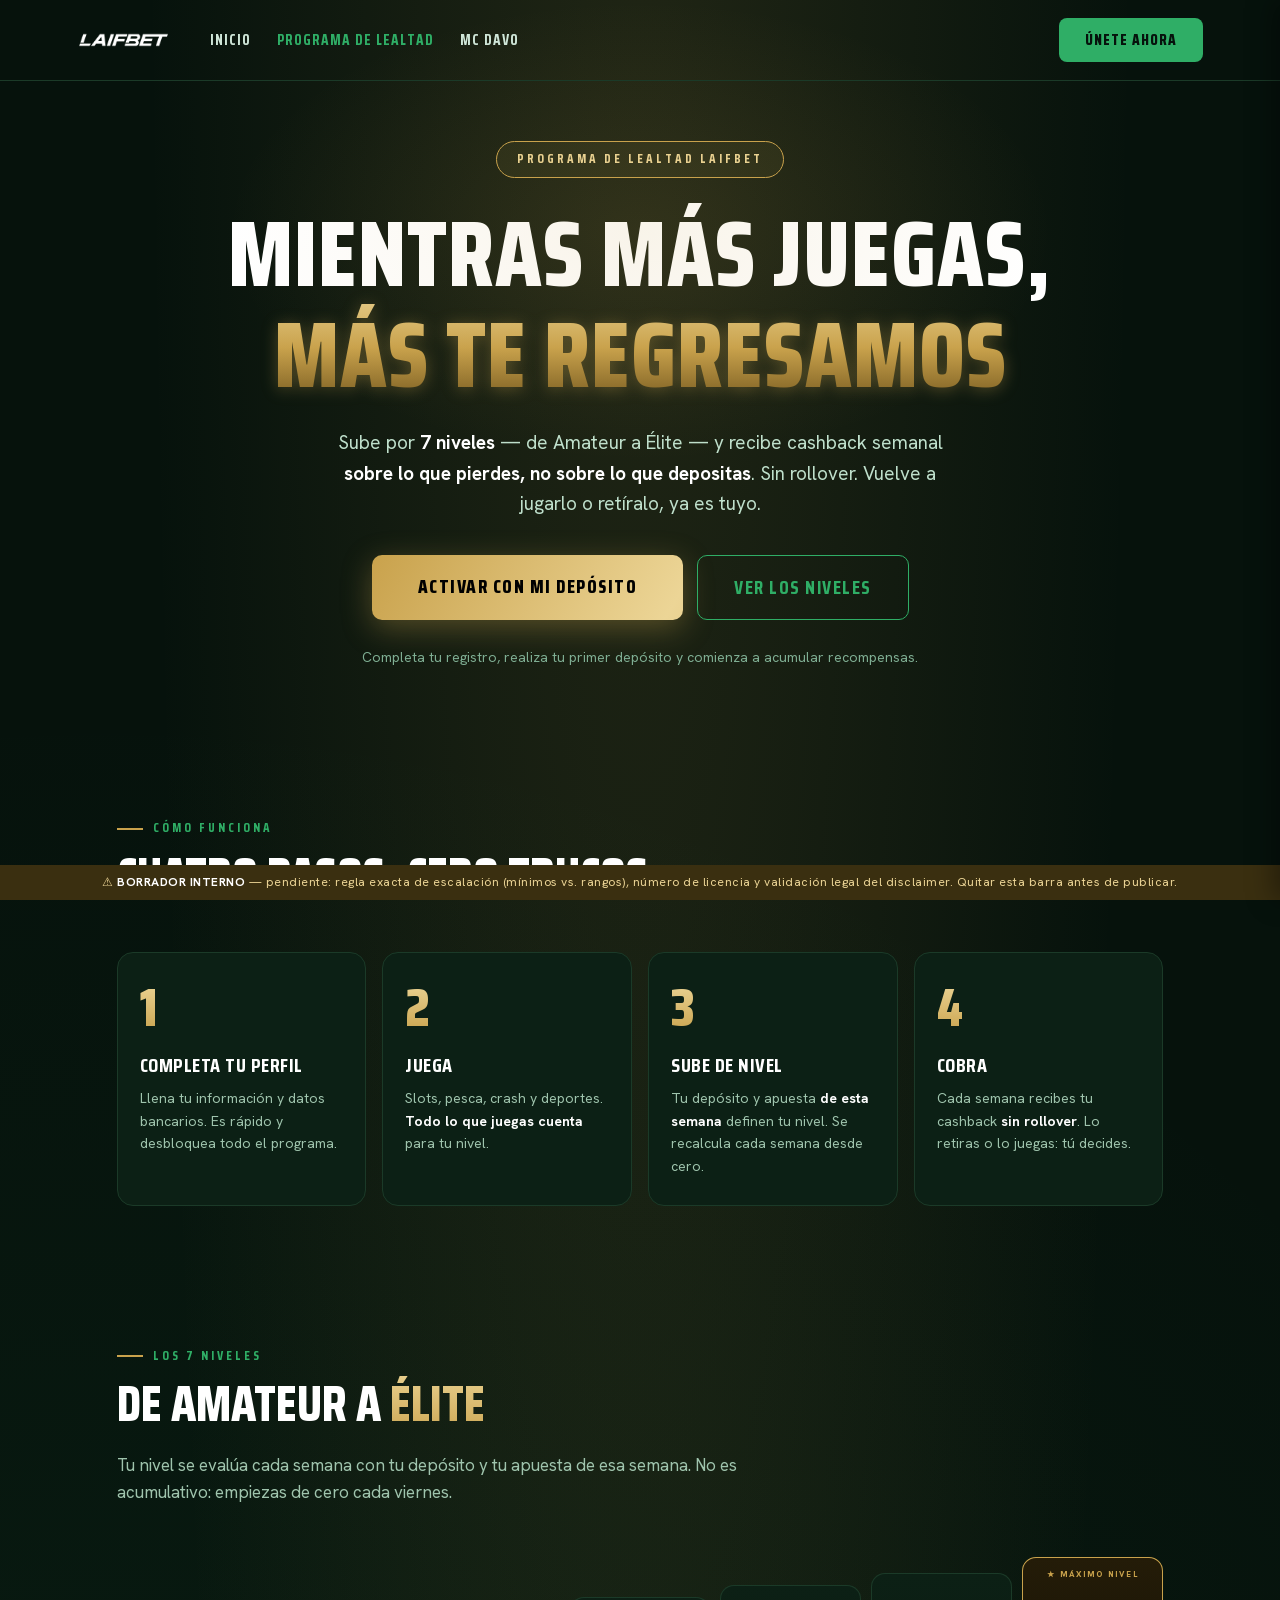
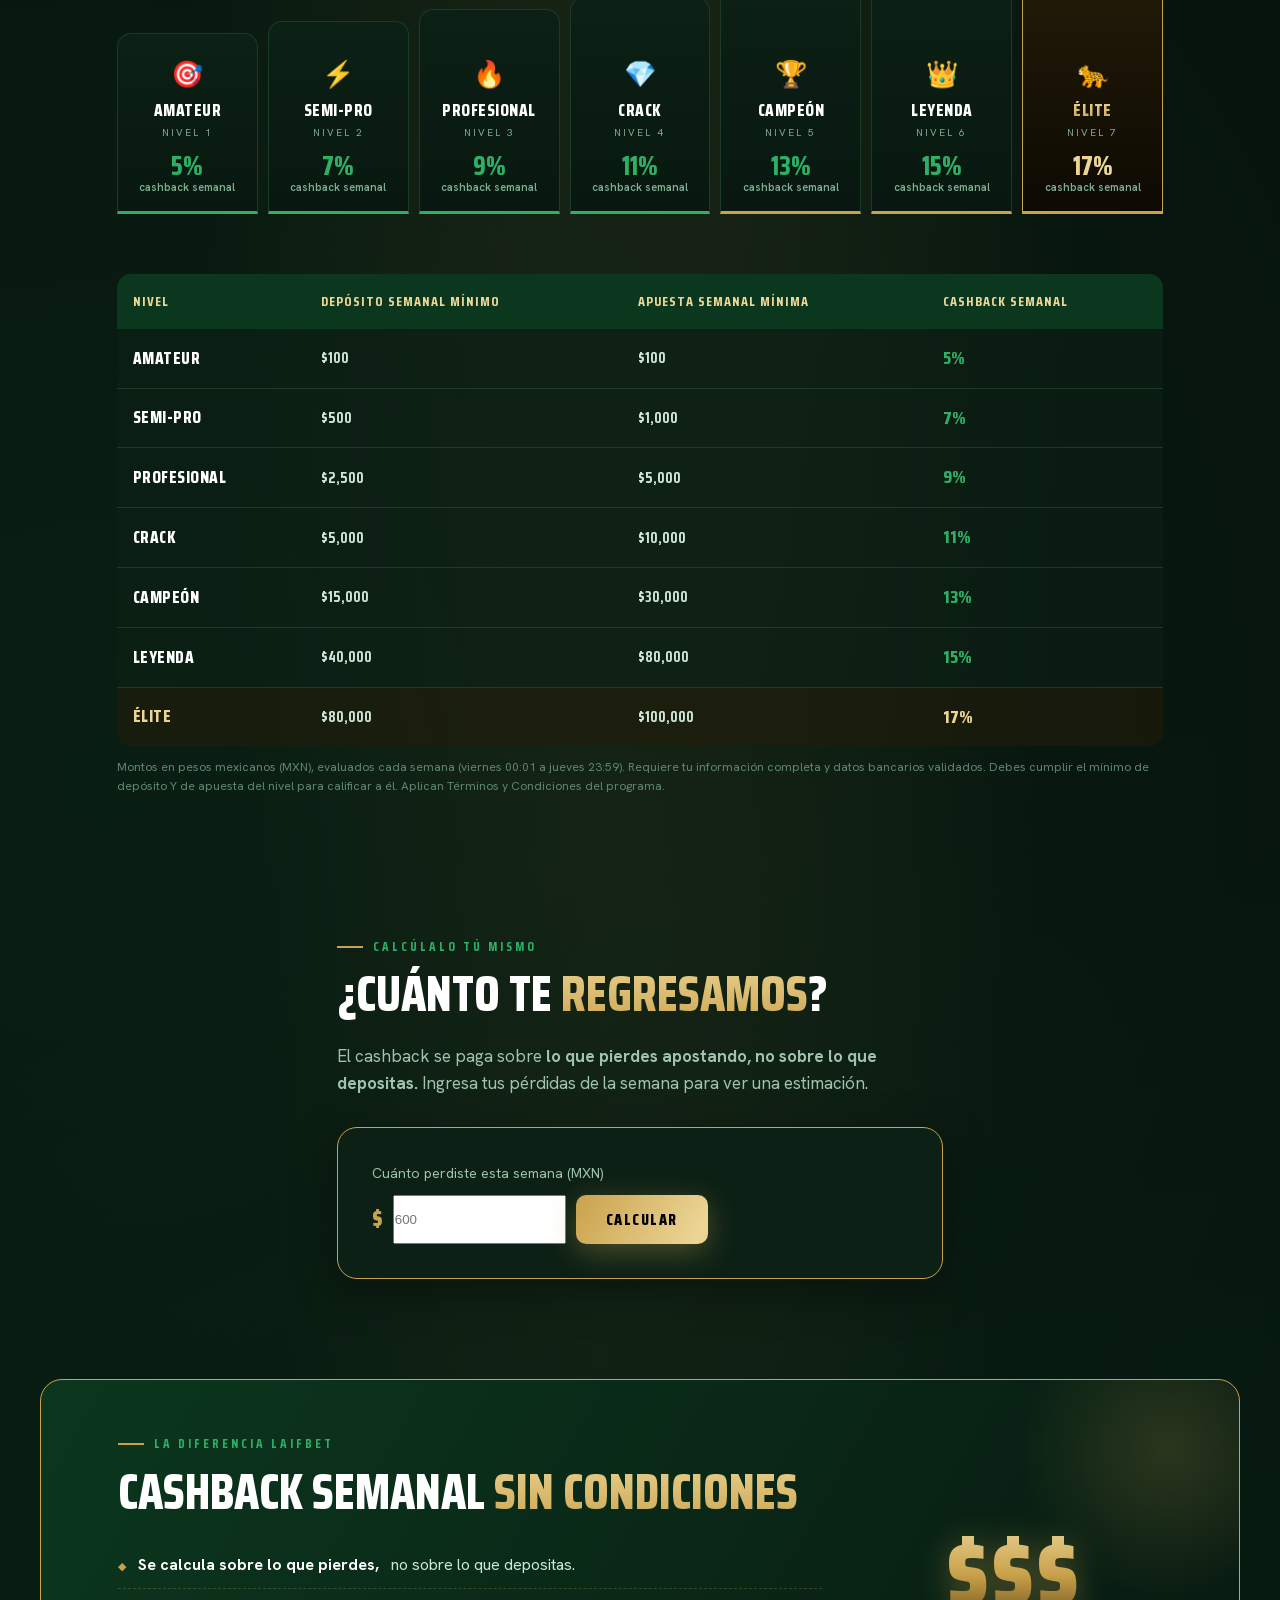
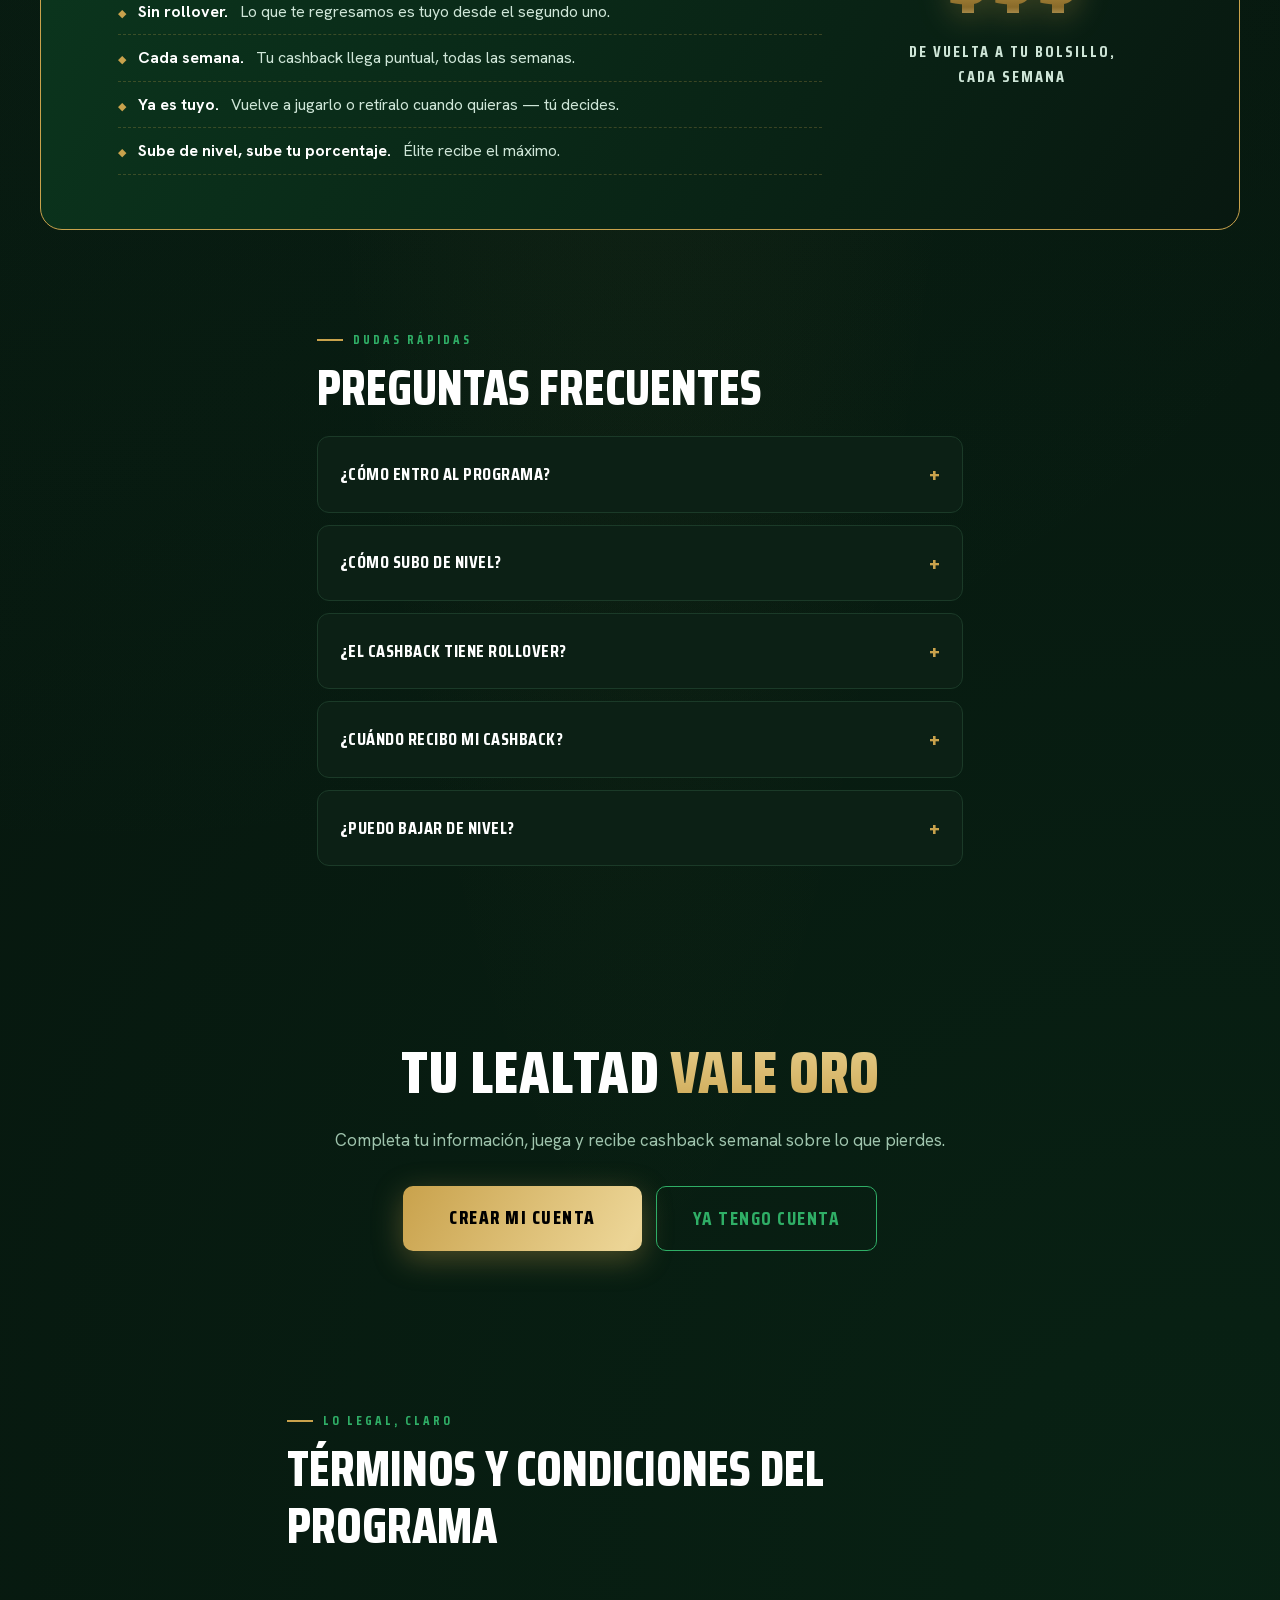
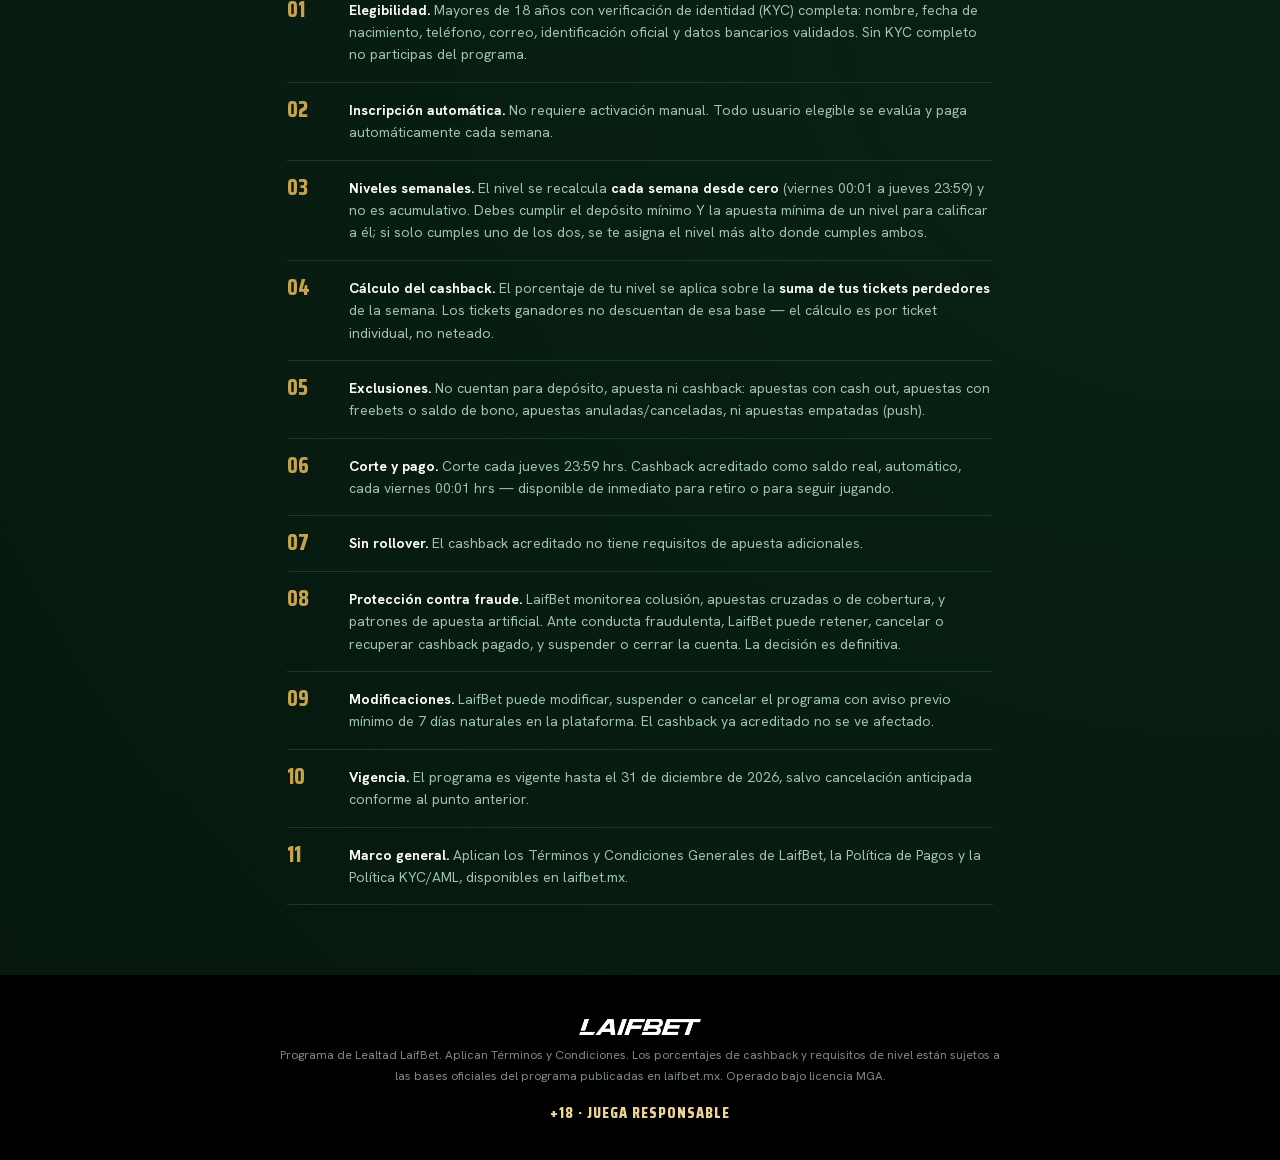
<file: loyalty-program.html>
<!DOCTYPE html>
<html lang="es" style="background:#06120C">
<head>
<meta charset="UTF-8">
<meta name="viewport" content="width=device-width, initial-scale=1.0">
<title>Programa de Lealtad — LaifBet</title>
<meta name="description" content="Sube de nivel en LaifBet y recibe cashback semanal sin rollover. 7 niveles, de Amateur a Élite. Vuelve a jugarlo o retíralo, ya es tuyo.">
<link rel="preload" href="fonts/hanken-grotesk-400-800.woff2" as="font" type="font/woff2" crossorigin>
<link rel="preload" href="fonts/saira-condensed-800.woff2" as="font" type="font/woff2" crossorigin>
<link rel="stylesheet" href="css/fonts.css">
<link rel="stylesheet" href="css/base.css">
<link rel="stylesheet" href="css/loyalty-program.css">
</head>
<body>

<nav class="topbar" id="topbar">
  <a href="index.html" class="logo"><img src="images/logo.webp" alt="LaifBet"></a>
  <div class="main-nav">
    <a href="index.html">Inicio</a>
    <a href="loyalty-program.html" class="active">Programa de Lealtad</a>
    <a href="mcddavo.html">MC Davo</a>
  </div>
  <button class="burger" id="burgerBtn" aria-label="Abrir menú" aria-expanded="false">
    <span></span><span></span><span></span>
  </button>
  <a class="nav-cta" href="#unete">Únete ahora</a>
</nav>
<div class="mobile-nav" id="mobileNav">
  <a href="index.html">Inicio</a>
  <a href="loyalty-program.html" class="active">Programa de Lealtad</a>
  <a href="mcddavo.html">MC Davo</a>
  <a class="nav-cta" href="#unete">Únete ahora</a>
</div>

<header class="hero">
  <div class="kicker badge">Programa de Lealtad LaifBet</div>
  <h1>Mientras más juegas,<br><span class="gold">más te regresamos</span></h1>
  <p class="sub">Sube por <b>7 niveles</b> — de Amateur a Élite — y recibe cashback semanal <b>sobre lo que pierdes, no sobre lo que depositas</b>. Sin rollover. Vuelve a jugarlo o retíralo, ya es tuyo.</p>
  <div class="ctas">
    <a class="btn-gold btn-oro" href="#unete">Activar con mi depósito</a>
    <a class="btn-ghost" href="#niveles">Ver los niveles</a>
  </div>
  <p class="req">Completa tu registro, realiza tu primer depósito y comienza a acumular recompensas.</p>
</header>

<section>
  <div class="sec-kicker">Cómo funciona</div>
  <h2>Cuatro pasos. Cero trucos.</h2>
  <div class="pasos">
    <div class="paso"><div class="n">1</div><div class="tt">Completa tu perfil</div><div class="dd">Llena tu información y datos bancarios. Es rápido y desbloquea todo el programa.</div></div>
    <div class="paso"><div class="n">2</div><div class="tt">Juega</div><div class="dd">Slots, pesca, crash y deportes. <b>Todo lo que juegas cuenta</b> para tu nivel.</div></div>
    <div class="paso"><div class="n">3</div><div class="tt">Sube de nivel</div><div class="dd">Tu depósito y apuesta <b>de esta semana</b> definen tu nivel. Se recalcula cada semana desde cero.</div></div>
    <div class="paso"><div class="n">4</div><div class="tt">Cobra</div><div class="dd">Cada semana recibes tu cashback <b>sin rollover</b>. Lo retiras o lo juegas: tú decides.</div></div>
  </div>
</section>

<section id="niveles" class="niveles-wrap">
  <div class="sec-kicker">Los 7 niveles</div>
  <h2>De Amateur a <span style="background:linear-gradient(180deg,var(--oro-brillo),var(--oro));-webkit-background-clip:text;background-clip:text;color:transparent">Élite</span></h2>
  <p class="sec-sub">Tu nivel se evalúa cada semana con tu depósito y tu apuesta de esa semana. No es acumulativo: empiezas de cero cada viernes.</p>

  <div class="escalera">
    <div class="nivel h1"><div class="ico">🎯</div><div class="nm">Amateur</div><div class="lv">Nivel 1</div><div class="cb">5%<small>cashback semanal</small></div></div>
    <div class="nivel h2"><div class="ico">⚡</div><div class="nm">Semi-Pro</div><div class="lv">Nivel 2</div><div class="cb">7%<small>cashback semanal</small></div></div>
    <div class="nivel h3"><div class="ico">🔥</div><div class="nm">Profesional</div><div class="lv">Nivel 3</div><div class="cb">9%<small>cashback semanal</small></div></div>
    <div class="nivel h4"><div class="ico">💎</div><div class="nm">Crack</div><div class="lv">Nivel 4</div><div class="cb">11%<small>cashback semanal</small></div></div>
    <div class="nivel h5"><div class="ico">🏆</div><div class="nm">Campeón</div><div class="lv">Nivel 5</div><div class="cb">13%<small>cashback semanal</small></div></div>
    <div class="nivel h6"><div class="ico">👑</div><div class="nm">Leyenda</div><div class="lv">Nivel 6</div><div class="cb">15%<small>cashback semanal</small></div></div>
    <div class="nivel h7"><div class="ico">🐆</div><div class="nm">Élite</div><div class="lv">Nivel 7</div><div class="cb">17%<small>cashback semanal</small></div></div>
  </div>
  <div class="req-tabla">
    <table>
      <thead><tr><th>Nivel</th><th>Depósito semanal mínimo</th><th>Apuesta semanal mínima</th><th>Cashback semanal</th></tr></thead>
      <tbody>
        <tr><td class="tnm">Amateur</td><td class="num">$100</td><td class="num">$100</td><td class="cbnum">5%</td></tr>
        <tr><td class="tnm">Semi-Pro</td><td class="num">$500</td><td class="num">$1,000</td><td class="cbnum">7%</td></tr>
        <tr><td class="tnm">Profesional</td><td class="num">$2,500</td><td class="num">$5,000</td><td class="cbnum">9%</td></tr>
        <tr><td class="tnm">Crack</td><td class="num">$5,000</td><td class="num">$10,000</td><td class="cbnum">11%</td></tr>
        <tr><td class="tnm">Campeón</td><td class="num">$15,000</td><td class="num">$30,000</td><td class="cbnum">13%</td></tr>
        <tr><td class="tnm">Leyenda</td><td class="num">$40,000</td><td class="num">$80,000</td><td class="cbnum">15%</td></tr>
        <tr><td class="tnm">Élite</td><td class="num">$80,000</td><td class="num">$100,000</td><td class="cbnum">17%</td></tr>
      </tbody>
    </table>
    <p class="tabla-nota">Montos en pesos mexicanos (MXN), evaluados cada semana (viernes 00:01 a jueves 23:59). Requiere tu información completa y datos bancarios validados. Debes cumplir el mínimo de depósito Y de apuesta del nivel para calificar a él. Aplican Términos y Condiciones del programa.</p>
  </div>
</section>

<section class="calc-sec" id="calculadora">
  <div class="sec-kicker">Calcúlalo tú mismo</div>
  <h2>¿Cuánto te <span style="background:linear-gradient(180deg,var(--oro-brillo),var(--oro));-webkit-background-clip:text;background-clip:text;color:transparent">regresamos</span>?</h2>
  <p class="sec-sub">El cashback se paga sobre <b>lo que pierdes apostando, no sobre lo que depositas.</b> Ingresa tus pérdidas de la semana para ver una estimación.</p>
  <div class="calc">
    <div class="calc-in">
      <label for="perd">Cuánto perdiste esta semana (MXN)</label>
      <div class="calc-row">
        <span class="peso">$</span>
        <input type="number" id="perd" min="0" placeholder="600" inputmode="numeric">
        <button class="btn-gold btn-oro calc-btn" onclick="calc()">Calcular</button>
      </div>
    </div>
    <div class="calc-out" id="out" style="display:none">
      <div class="co-nivel">Tu nivel esta semana: <b id="oNivel">—</b></div>
      <div class="co-pct" id="oPct">—</div>
      <div class="co-lbl">estimado de cashback semanal</div>
      <div class="co-ej" id="oEj"></div>
    </div>
  </div>
</section>

<div class="cash">
  <div class="tx">
    <div class="sec-kicker">La diferencia LaifBet</div>
    <h2>Cashback semanal <span class="gold-soft">sin condiciones</span></h2>
    <ul>
      <li><b>Se calcula sobre lo que pierdes,</b> no sobre lo que depositas.</li>
      <li><b>Sin rollover.</b> Lo que te regresamos es tuyo desde el segundo uno.</li>
      <li><b>Cada semana.</b> Tu cashback llega puntual, todas las semanas.</li>
      <li><b>Ya es tuyo.</b> Vuelve a jugarlo o retíralo cuando quieras — tú decides.</li>
      <li><b>Sube de nivel, sube tu porcentaje.</b> Élite recibe el máximo.</li>
    </ul>
  </div>
  <div class="big">
    <div class="pct">$$$</div>
    <div class="lbl">De vuelta a tu bolsillo,<br>cada semana</div>
  </div>
</div>

<section class="faq">
  <div class="sec-kicker">Dudas rápidas</div>
  <h2>Preguntas frecuentes</h2>
  <details><summary>¿Cómo entro al programa?</summary><p>Completa tu registro, realiza un depósito con dinero real y comienza a jugar. Una vez que cumplas los requisitos, empezarás a acumular puntos y avanzar de nivel automáticamente.</p></details>
  <details><summary>¿Cómo subo de nivel?</summary><p>Con tu <b>depósito y apuesta de esa semana</b>. Debes cumplir ambos mínimos del nivel. El sistema lo calcula automáticamente en cada corte.</p></details>
  <details><summary>¿El cashback tiene rollover?</summary><p><b>No.</b> El cashback semanal de LaifBet no tiene requisitos de apuesta. Puedes retirarlo directamente.</p></details>
  <details><summary>¿Cuándo recibo mi cashback?</summary><p>Se acredita <b>cada viernes 00:01 hrs</b>, con base en tu nivel de la semana que acaba de cerrar (corte jueves 23:59 hrs).</p></details>
  <details><summary>¿Puedo bajar de nivel?</summary><p>Sí. Tu nivel <b>se recalcula cada semana desde cero</b> — no es permanente ni acumulativo. Depende solo de tu actividad de esa semana.</p></details>
</section>

<section class="final" id="unete">
  <h2>Tu lealtad <span class="gold-soft">vale oro</span></h2>
  <p class="sec-sub" style="margin:14px auto 0">Completa tu información, juega y recibe cashback semanal sobre lo que pierdes.</p>
  <div class="ctas" style="margin-top:32px;display:flex;justify-content:center;gap:14px;flex-wrap:wrap">
    <a class="btn-gold btn-oro" href="https://laifbet.mx">Crear mi cuenta</a>
    <a class="btn-ghost" href="https://laifbet.mx">Ya tengo cuenta</a>
  </div>
</section>

<section class="tyc" id="terminos">
  <div class="sec-kicker">Lo legal, claro</div>
  <h2>Términos y Condiciones del programa</h2>
  <ol class="tyc-lista">
    <li><b>Elegibilidad.</b> Mayores de 18 años con verificación de identidad (KYC) completa: nombre, fecha de nacimiento, teléfono, correo, identificación oficial y datos bancarios validados. Sin KYC completo no participas del programa.</li>
    <li><b>Inscripción automática.</b> No requiere activación manual. Todo usuario elegible se evalúa y paga automáticamente cada semana.</li>
    <li><b>Niveles semanales.</b> El nivel se recalcula <b>cada semana desde cero</b> (viernes 00:01 a jueves 23:59) y no es acumulativo. Debes cumplir el depósito mínimo Y la apuesta mínima de un nivel para calificar a él; si solo cumples uno de los dos, se te asigna el nivel más alto donde cumples ambos.</li>
    <li><b>Cálculo del cashback.</b> El porcentaje de tu nivel se aplica sobre la <b>suma de tus tickets perdedores</b> de la semana. Los tickets ganadores no descuentan de esa base — el cálculo es por ticket individual, no neteado.</li>
    <li><b>Exclusiones.</b> No cuentan para depósito, apuesta ni cashback: apuestas con cash out, apuestas con freebets o saldo de bono, apuestas anuladas/canceladas, ni apuestas empatadas (push).</li>
    <li><b>Corte y pago.</b> Corte cada jueves 23:59 hrs. Cashback acreditado como saldo real, automático, cada viernes 00:01 hrs — disponible de inmediato para retiro o para seguir jugando.</li>
    <li><b>Sin rollover.</b> El cashback acreditado no tiene requisitos de apuesta adicionales.</li>
    <li><b>Protección contra fraude.</b> LaifBet monitorea colusión, apuestas cruzadas o de cobertura, y patrones de apuesta artificial. Ante conducta fraudulenta, LaifBet puede retener, cancelar o recuperar cashback pagado, y suspender o cerrar la cuenta. La decisión es definitiva.</li>
    <li><b>Modificaciones.</b> LaifBet puede modificar, suspender o cancelar el programa con aviso previo mínimo de 7 días naturales en la plataforma. El cashback ya acreditado no se ve afectado.</li>
    <li><b>Vigencia.</b> El programa es vigente hasta el 31 de diciembre de 2026, salvo cancelación anticipada conforme al punto anterior.</li>
    <li><b>Marco general.</b> Aplican los Términos y Condiciones Generales de LaifBet, la Política de Pagos y la Política KYC/AML, disponibles en laifbet.mx.</li>
  </ol>
</section>

<footer>
  <a href="index.html" class="logo"><img src="images/logo.webp" alt="LaifBet"></a>
  <p class="legal">Programa de Lealtad LaifBet. Aplican Términos y Condiciones. Los porcentajes de cashback y requisitos de nivel están sujetos a las bases oficiales del programa publicadas en laifbet.mx. Operado bajo licencia MGA.</p>
  <div class="rs">+18 · JUEGA RESPONSABLE</div>
</footer>

<script src="js/nav.js"></script>
<script src="js/loyalty-program.js"></script>
<div class="draft">⚠ <b>BORRADOR INTERNO</b> — pendiente: regla exacta de escalación (mínimos vs. rangos), número de licencia y validación legal del disclaimer. Quitar esta barra antes de publicar.</div>
</body>
</html>
</file>
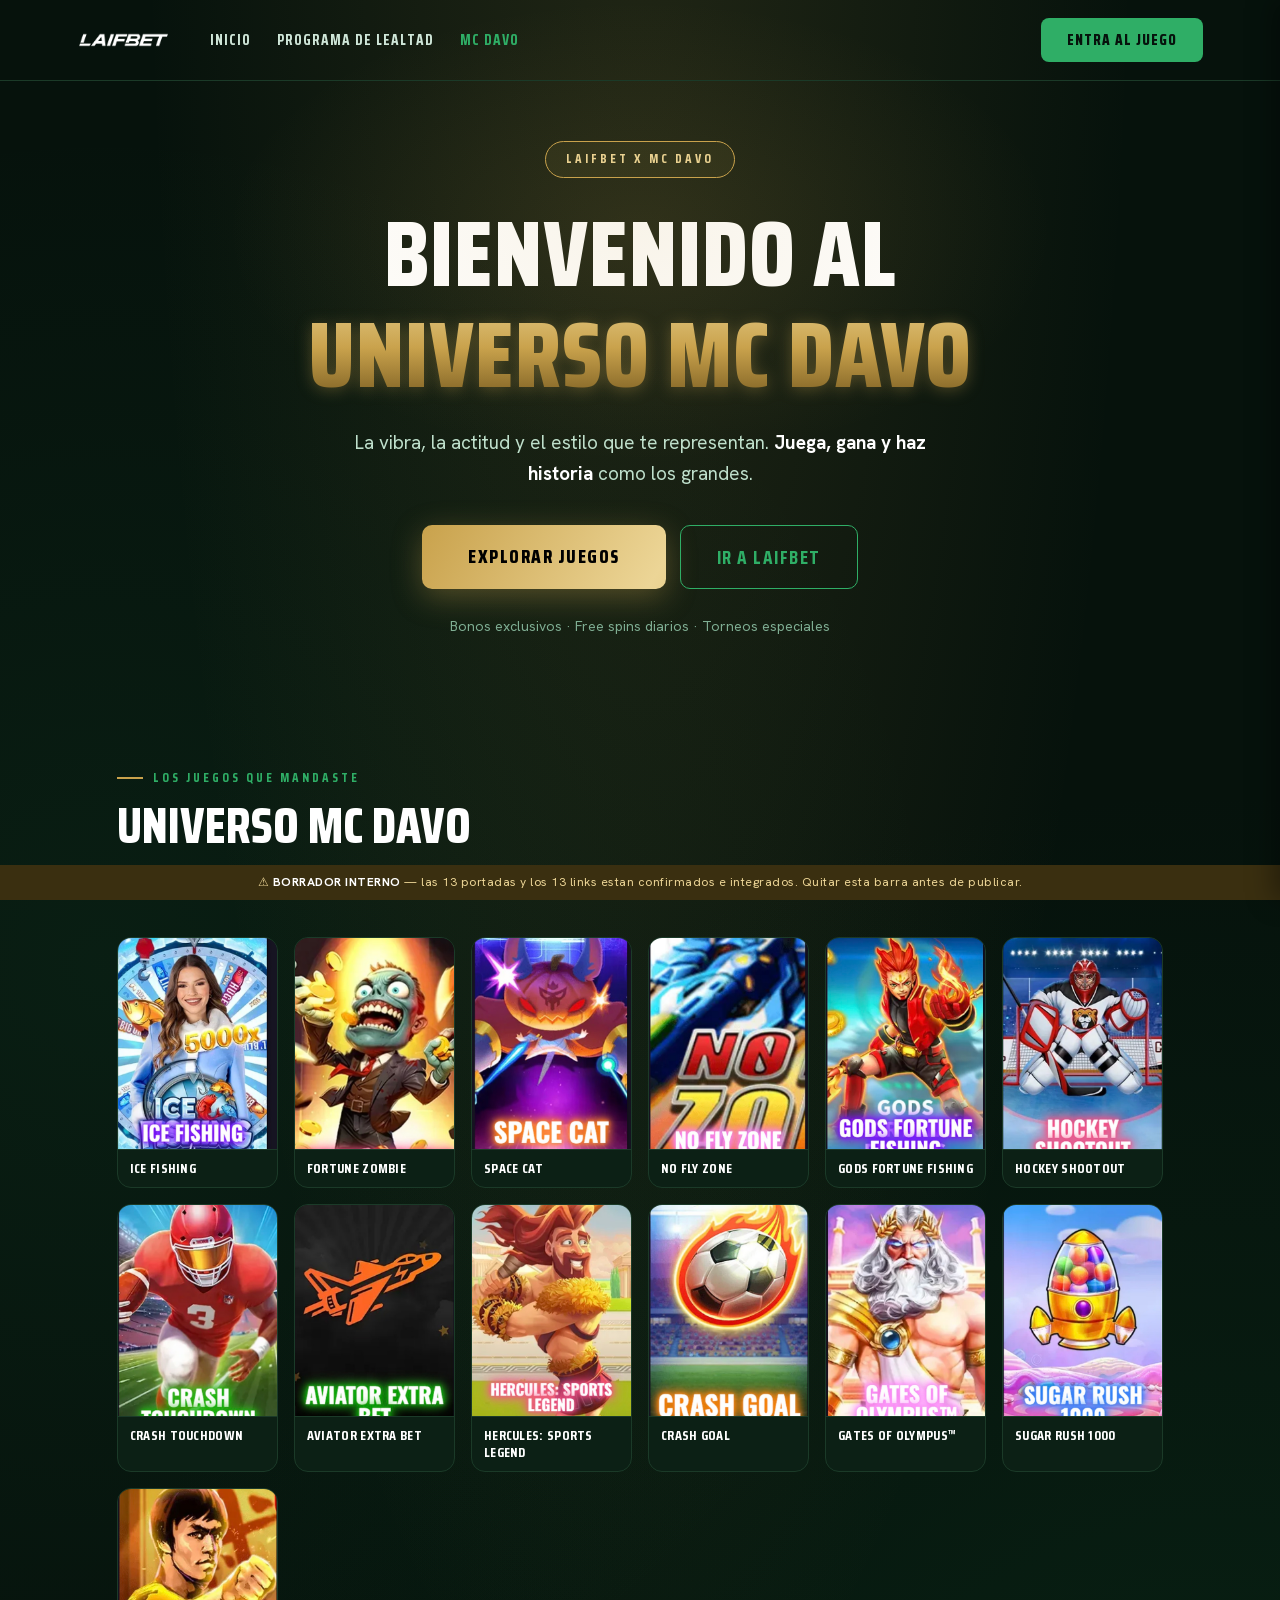
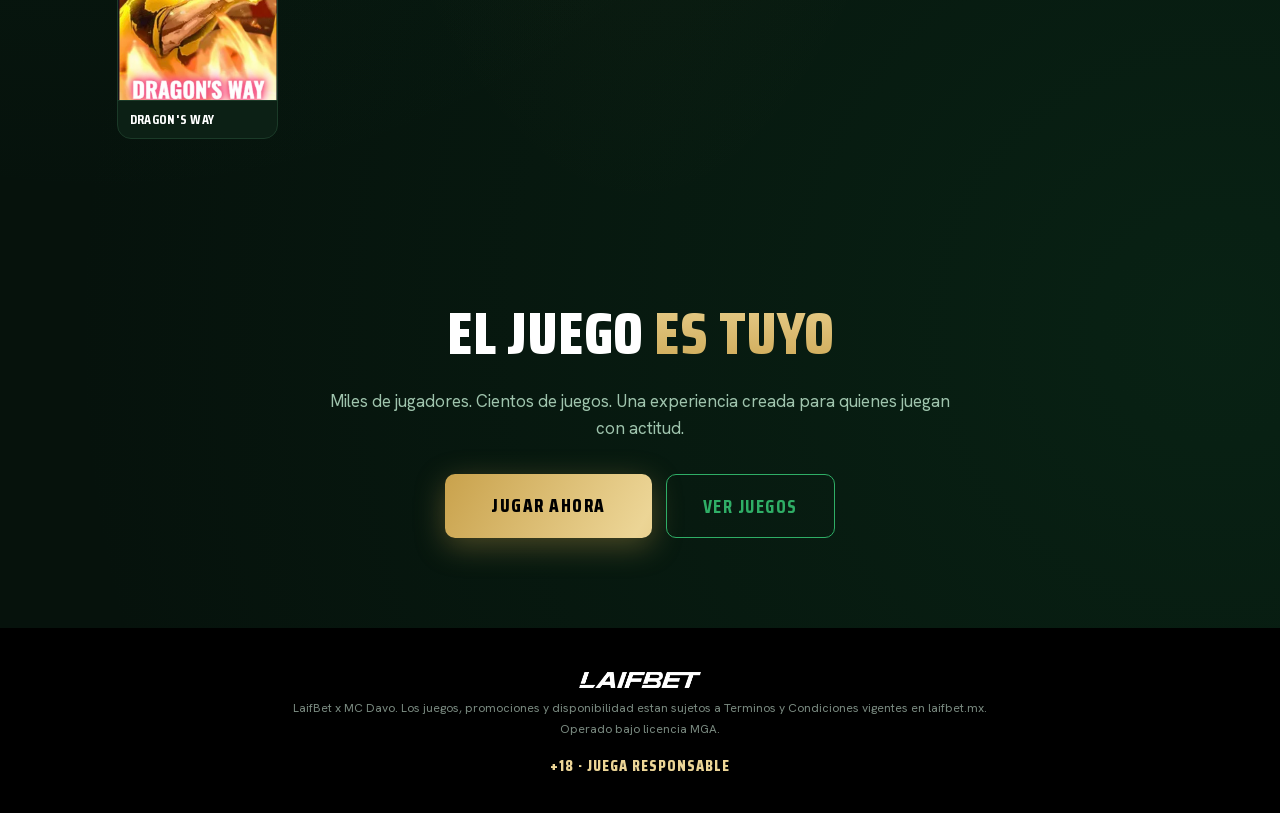
<file: mcddavo.html>
<!DOCTYPE html>
<html lang="es" style="background:#06120C">
<head>
<meta charset="UTF-8">
<meta name="viewport" content="width=device-width, initial-scale=1.0">
<title>LaifBet x MC Davo</title>
<meta name="description" content="Bienvenido al universo MC Davo en LaifBet.">
<link rel="preload" href="fonts/hanken-grotesk-400-800.woff2" as="font" type="font/woff2" crossorigin>
<link rel="preload" href="fonts/saira-condensed-800.woff2" as="font" type="font/woff2" crossorigin>
<link rel="stylesheet" href="css/fonts.css">
<link rel="stylesheet" href="css/base.css">
<link rel="stylesheet" href="css/mcddavo.css">
</head>
<body>
<nav class="topbar" id="topbar">
  <a href="index.html" class="logo"><img src="images/logo.webp" alt="LaifBet"></a>
  <div class="main-nav">
    <a href="index.html">Inicio</a>
    <a href="loyalty-program.html">Programa de Lealtad</a>
    <a href="mcddavo.html" class="active">MC Davo</a>
  </div>
  <button class="burger" id="burgerBtn" aria-label="Abrir menú" aria-expanded="false">
    <span></span><span></span><span></span>
  </button>
  <a class="nav-cta" href="#juegos">Entra al juego</a>
</nav>
<div class="mobile-nav" id="mobileNav">
  <a href="index.html">Inicio</a>
  <a href="loyalty-program.html">Programa de Lealtad</a>
  <a href="mcddavo.html" class="active">MC Davo</a>
  <a class="nav-cta" href="#juegos">Entra al juego</a>
</div>

<header class="hero">
  <div class="kicker badge">LaifBet x MC Davo</div>
  <h1>Bienvenido al<br><span class="gold">universo MC Davo</span></h1>
  <p class="sub">La vibra, la actitud y el estilo que te representan. <b>Juega, gana y haz historia</b> como los grandes.</p>
  <div class="ctas">
    <a class="btn-gold btn-oro" href="#juegos">Explorar juegos</a>
    <a class="btn-ghost" href="https://www.laifbet.mx" target="_blank" rel="noopener">Ir a LaifBet</a>
  </div>
  <p class="req">Bonos exclusivos &middot; Free spins diarios &middot; Torneos especiales</p>
</header>

<section class="games-wrap" id="juegos">
  <div class="sec-kicker">Los juegos que mandaste</div>
  <h2>Universo MC Davo</h2>
  <p class="sec-sub">Categorias por confirmar hasta tener el nombre real de cada juego.</p>
  <div class="game-grid">
    <a class="juego" href="https://www.laifbet.mx/game?id=39310&version=6.48.3-fc" data-game="ice-fishing" target="_blank" rel="noopener"><div class="thumb has-img"><img src="images/davo/ice-fishing.jpg" alt="ice-fishing" width="480" height="800" loading="lazy"></div><div class="nm">Ice Fishing</div></a>
    <a class="juego" href="https://www.laifbet.mx/game?id=38922&version=6.48.3-fc" data-game="fortune-zombie" target="_blank" rel="noopener"><div class="thumb has-img"><img src="images/davo/fortune-zombie.jpg" alt="fortune-zombie" width="480" height="800" loading="lazy"></div><div class="nm">Fortune Zombie</div></a>
    <a class="juego" href="https://www.laifbet.mx/game?id=5984&version=6.48.3-fc" data-game="space-cat" target="_blank" rel="noopener"><div class="thumb has-img"><img src="images/davo/space-cat.jpg" alt="space-cat" width="480" height="800" loading="lazy"></div><div class="nm">Space Cat</div></a>
    <a class="juego" href="https://www.laifbet.mx/game?id=32713&version=6.48.3-fc" data-game="no-fly-zone" target="_blank" rel="noopener"><div class="thumb has-img"><img src="images/davo/no-fly-zone.jpg" alt="no-fly-zone" width="480" height="800" loading="lazy"></div><div class="nm">No Fly Zone</div></a>
    <a class="juego" href="https://www.laifbet.mx/game?id=18270&version=6.48.3-fc" data-game="gods-fortune-fishing" target="_blank" rel="noopener"><div class="thumb has-img"><img src="images/davo/gods-fortune-fishing.jpg" alt="gods-fortune-fishing" width="480" height="800" loading="lazy"></div><div class="nm">Gods Fortune Fishing</div></a>
    <a class="juego" href="https://www.laifbet.mx/game?id=36002&version=6.48.3-fc" data-game="hockey-shootout" target="_blank" rel="noopener"><div class="thumb has-img"><img src="images/davo/hockey-shootout.jpg" alt="hockey-shootout" width="480" height="800" loading="lazy"></div><div class="nm">Hockey Shootout</div></a>
    <a class="juego" href="https://www.laifbet.mx/game?id=37866&version=6.48.3-fc" data-game="crash-touchdown" target="_blank" rel="noopener"><div class="thumb has-img"><img src="images/davo/crash-touchdown.jpg" alt="crash-touchdown" width="480" height="800" loading="lazy"></div><div class="nm">Crash Touchdown</div></a>
    <a class="juego" href="https://www.laifbet.mx/game?id=38706&version=6.48.3-fc" data-game="aviator-extra-bet" target="_blank" rel="noopener"><div class="thumb has-img"><img src="images/davo/aviator-extra-bet.jpg" alt="aviator-extra-bet" width="480" height="800" loading="lazy"></div><div class="nm">Aviator Extra Bet</div></a>
    <a class="juego" href="https://www.laifbet.mx/game?id=36102&version=6.48.3-fc" data-game="hercules-sports-legend" target="_blank" rel="noopener"><div class="thumb has-img"><img src="images/davo/hercules-sports-legend.jpg" alt="hercules-sports-legend" width="480" height="800" loading="lazy"></div><div class="nm">Hercules: Sports Legend</div></a>
    <a class="juego" href="https://www.laifbet.mx/game?id=34774&version=6.48.3-fc" data-game="crash-goal" target="_blank" rel="noopener"><div class="thumb has-img"><img src="images/davo/crash-goal.jpg" alt="crash-goal" width="480" height="800" loading="lazy"></div><div class="nm">Crash Goal</div></a>
    <a class="juego" href="https://www.laifbet.mx/game?id=2093&version=6.48.3-fc" data-game="gates-of-olympus" target="_blank" rel="noopener"><div class="thumb has-img"><img src="images/davo/gates-of-olympus.jpg" alt="gates-of-olympus" width="480" height="800" loading="lazy"></div><div class="nm">Gates of Olympus™</div></a>
    <a class="juego" href="https://www.laifbet.mx/game?id=34407&version=6.48.3-fc" data-game="sugar-rush-1000" target="_blank" rel="noopener"><div class="thumb has-img"><img src="images/davo/sugar-rush-1000.jpg" alt="sugar-rush-1000" width="480" height="800" loading="lazy"></div><div class="nm">Sugar Rush 1000</div></a>
    <a class="juego" href="https://www.laifbet.mx/game?id=5832&version=6.48.3-fc" data-game="dragons-way" target="_blank" rel="noopener"><div class="thumb has-img"><img src="images/davo/dragons-way.jpg" alt="dragons-way" width="480" height="800" loading="lazy"></div><div class="nm">Dragon's Way</div></a>
  </div>
</section>

<section class="final" id="unete">
  <h2>El juego <span class="gold-soft">es tuyo</span></h2>
  <p class="sec-sub" style="margin:14px auto 0">Miles de jugadores. Cientos de juegos. Una experiencia creada para quienes juegan con actitud.</p>
  <div class="ctas" style="margin-top:32px;display:flex;justify-content:center;gap:14px;flex-wrap:wrap">
    <a class="btn-gold btn-oro" href="https://www.laifbet.mx" target="_blank" rel="noopener">Jugar ahora</a>
    <a class="btn-ghost" href="#juegos">Ver juegos</a>
  </div>
</section>

<footer>
  <a href="index.html" class="logo"><img src="images/logo.webp" alt="LaifBet"></a>
  <p class="legal">LaifBet x MC Davo. Los juegos, promociones y disponibilidad estan sujetos a Terminos y Condiciones vigentes en laifbet.mx. Operado bajo licencia MGA.</p>
  <div class="rs">+18 &middot; JUEGA RESPONSABLE</div>
</footer>

<script src="js/nav.js"></script>
<div class="draft">&#9888; <b>BORRADOR INTERNO</b> — las 13 portadas y los 13 links estan confirmados e integrados. Quitar esta barra antes de publicar.</div>
</body>
</html>
</file>
<file: css/fonts.css>
@font-face{
  font-family:'Hanken Grotesk';
  font-style:normal;
  font-weight:400 800;
  font-display:swap;
  src:url('../fonts/hanken-grotesk-400-800.woff2') format('woff2');
}
@font-face{
  font-family:'Saira Condensed';
  font-style:normal;
  font-weight:600;
  font-display:swap;
  src:url('../fonts/saira-condensed-600.woff2') format('woff2');
}
@font-face{
  font-family:'Saira Condensed';
  font-style:normal;
  font-weight:700;
  font-display:swap;
  src:url('../fonts/saira-condensed-700.woff2') format('woff2');
}
@font-face{
  font-family:'Saira Condensed';
  font-style:normal;
  font-weight:800;
  font-display:swap;
  src:url('../fonts/saira-condensed-800.woff2') format('woff2');
}
</file>
<file: css/base.css>
/* ===== SHARED ACROSS ALL PAGES (index, loyalty-program, mcddavo) ===== */

:root{
  --verde:#0F502B; --verde-osc:#0B371E; --negro:#000; --gris:#D9D9D9; --blanco:#fff;
  --verde-luz:#2FAE66; --oro:#C9A24C; --oro-brillo:#ECD596;
  --fondo:#06120C; --panel:#0C2015; --borde:#1B3A28;
}
*{box-sizing:border-box;margin:0;padding:0}
html{scroll-behavior:smooth}
body{font-family:'Hanken Grotesk',sans-serif;background:var(--fondo);color:#fff;line-height:1.6;overflow-x:hidden;
  background-image:
    radial-gradient(ellipse at 50% -10%, rgba(201,162,76,.14), transparent 55%),
    radial-gradient(circle at 8% 40%, rgba(47,174,102,.08), transparent 45%),
    radial-gradient(circle at 95% 80%, rgba(15,80,43,.25), transparent 50%);}
a{color:inherit}
.gold{background:linear-gradient(180deg,var(--oro-brillo) 0%,var(--oro) 45%,#8a6b2a 75%,var(--oro-brillo) 100%);-webkit-background-clip:text;background-clip:text;color:transparent;filter:drop-shadow(0 2px 8px rgba(201,162,76,.35))}
.gold-soft{background:linear-gradient(180deg,var(--oro-brillo),var(--oro));-webkit-background-clip:text;background-clip:text;color:transparent}
.badge{border:1px solid var(--oro);color:var(--oro-brillo);font-family:'Saira Condensed',sans-serif;font-style:normal;font-weight:700;text-transform:uppercase;border-radius:30px;background:rgba(201,162,76,.07)}

/* ===== NAVBAR ===== */
.topbar{display:flex;align-items:center;gap:40px;padding:18px 6vw;position:fixed;top:0;left:0;width:100%;z-index:100;border-bottom:1px solid var(--borde);background:transparent;transition:background .3s ease,border-color .3s ease}
.topbar.scrolled{background:rgba(0,0,0,.92);border-bottom-color:var(--oro);backdrop-filter:blur(6px)}
.logo{font-family:'Saira Condensed',sans-serif;font-style:normal;font-weight:800;font-size:28px;letter-spacing:1px;white-space:nowrap;text-decoration:none}
.logo span{color:var(--verde-luz)}
.logo img{height:26px;display:block}
footer .logo img{height:36px;display:block;margin:0 auto}
.main-nav{display:flex;gap:26px}
.main-nav a{font-family:'Saira Condensed',sans-serif;font-style:normal;font-weight:700;text-transform:uppercase;letter-spacing:1px;font-size:15px;color:#cfe6d8;text-decoration:none;padding:6px 0}
.main-nav a:hover,.main-nav a.active{color:var(--verde-luz)}
.burger{display:none;flex-direction:column;justify-content:center;align-items:center;gap:4px;width:44px;height:44px;background:var(--oro);border:none;border-radius:10px;cursor:pointer;flex-shrink:0}
.burger span{width:20px;height:2px;background:var(--negro);border-radius:2px}
.nav-cta{background:var(--verde-luz);color:var(--fondo);font-family:'Saira Condensed',sans-serif;font-style:normal;font-weight:800;text-transform:uppercase;letter-spacing:1px;padding:10px 26px;border-radius:8px;text-decoration:none;font-size:15px;transition:.2s;white-space:nowrap;margin-left:auto}
.nav-cta:hover{background:var(--oro);color:var(--negro)}
.mobile-nav{position:fixed;top:0;right:0;height:100vh;height:100dvh;width:min(80vw,320px);display:flex;flex-direction:column;background:var(--verde-osc);border-left:1px solid var(--borde);padding:90px 24px 24px;transform:translateX(100%);transition:transform .3s ease;z-index:200;overflow-y:auto;box-shadow:-8px 0 24px rgba(0,0,0,.35)}
.mobile-nav a{padding:14px 0;font-family:'Saira Condensed',sans-serif;font-style:normal;font-weight:700;text-transform:uppercase;letter-spacing:1px;font-size:15px;color:#cfe6d8;border-bottom:1px solid var(--borde);text-decoration:none}
.mobile-nav a.active{color:var(--verde-luz)}
.mobile-nav .nav-cta{display:block;width:100%;order:-1;margin-bottom:14px;padding:14px 26px;text-align:center;border-bottom:none;background:var(--oro);color:var(--negro)}
.mobile-nav .nav-cta:hover{background:var(--oro-brillo)}
.topbar.open + .mobile-nav{transform:translateX(0)}
@media(max-width:900px){
  .main-nav{display:none}
  .burger{display:flex;margin-left:auto}
  .topbar > .nav-cta{display:none}
}

/* ===== HERO (base) ===== */
.hero{text-align:center;padding:60px 6vw 80px;position:relative}
.hero::before{content:"";position:absolute;top:-100px;left:50%;transform:translateX(-50%);width:min(900px,100vw);height:500px;
  background:radial-gradient(ellipse, rgba(201,162,76,.12) 0%, transparent 65%);pointer-events:none}
.hero .kicker{display:inline-block;letter-spacing:3px;font-size:13px;padding:7px 20px;margin-bottom:26px}
.hero h1{font-family:'Saira Condensed',sans-serif;font-style:normal;font-weight:800;text-transform:uppercase;font-size:clamp(46px,8vw,92px);line-height:1.1;letter-spacing:1px}
.hero .sub{max-width:640px;margin:22px auto 0;font-size:19px;color:#bfe0cc}
.hero .sub b{color:#fff}
.hero .ctas{margin-top:36px;display:flex;gap:14px;justify-content:center;flex-wrap:wrap}
.btn-gold{background:linear-gradient(120deg,var(--oro) 0%,var(--oro-brillo) 50%,var(--oro) 100%);background-size:200%;color:var(--negro);font-family:'Saira Condensed',sans-serif;font-style:normal;font-weight:800;text-transform:uppercase;border-radius:10px;text-decoration:none;box-shadow:0 8px 30px rgba(201,162,76,.35);transition:.3s}
.btn-gold:hover{background-position:100%;transform:translateY(-2px)}
.btn-oro{letter-spacing:1.5px;font-size:19px;padding:16px 46px;display:inline-block}
.btn-ghost{border:1px solid var(--verde-luz);color:var(--verde-luz);font-family:'Saira Condensed',sans-serif;font-style:normal;font-weight:700;text-transform:uppercase;letter-spacing:1.5px;font-size:19px;padding:16px 36px;border-radius:10px;text-decoration:none;transition:.2s;display:inline-block}
.btn-ghost:hover{background:rgba(47,174,102,.12)}
.hero .req{margin-top:26px;font-size:14px;color:#7fae93}
.hero .req b{color:var(--oro-brillo)}

/* ===== SECTION HEADINGS (base) ===== */
section{padding:70px 6vw;max-width:1200px;margin:0 auto}
.sec-kicker{font-family:'Saira Condensed',sans-serif;font-style:normal;font-weight:700;color:var(--verde-luz);letter-spacing:3px;text-transform:uppercase;font-size:13px;margin-bottom:8px;display:flex;align-items:center;gap:10px}
.sec-kicker::before{content:"";width:26px;height:2px;background:var(--oro)}
h2{font-family:'Saira Condensed',sans-serif;font-style:normal;font-weight:800;text-transform:uppercase;font-size:clamp(32px,4.5vw,50px);line-height:1.15;margin-bottom:16px;padding-bottom:4px}
.sec-sub{color:#9fc4ad;max-width:640px;font-size:17px}

/* ===== FOOTER ===== */
footer{background:var(--negro);padding:34px 6vw;text-align:center}
footer .logo{font-size:30px;margin-bottom:10px}
footer .legal{font-size:12px;color:#7a8a80;max-width:720px;margin:0 auto;line-height:1.7}
footer .legal b{color:#c9c9c9}
.rs{margin-top:14px;font-family:'Saira Condensed',sans-serif;font-style:normal;font-weight:800;font-size:16px;color:var(--oro-brillo);letter-spacing:1px}
</file>
<file: css/index.css>
/* ===== INDEX-SPECIFIC (overrides + hub sections) ===== */

/* hero on the hub page is shorter and has no CTA buttons */
.hero{padding:64px 6vw 56px;max-width:1000px;margin:0 auto}
.hero h1{font-size:clamp(36px,6vw,64px);line-height:1.15}

/* ===== HUB SECTIONS ===== */
.hub{padding:20px 6vw 90px;max-width:1300px;margin:0 auto}
.hub-grid{display:grid;grid-template-columns:1fr 1fr;gap:30px}
.hub-card{background:linear-gradient(160deg,var(--panel),#081810);border:1px solid var(--borde);border-radius:22px;padding:38px 34px;display:flex;flex-direction:column;position:relative;overflow:hidden;transition:.25s}
.hub-card:hover{border-color:var(--oro);transform:translateY(-4px)}
.hub-card::after{content:"";position:absolute;right:-70px;top:-70px;width:260px;height:260px;border-radius:50%;background:radial-gradient(circle,rgba(201,162,76,.14),transparent 70%);pointer-events:none}
.hub-badge{display:inline-flex;align-self:flex-start;align-items:center;gap:8px;letter-spacing:2px;font-size:12px;padding:6px 16px;margin-bottom:18px}
.hub-card h2{font-family:'Saira Condensed',sans-serif;font-style:normal;font-weight:800;text-transform:uppercase;font-size:clamp(26px,3vw,34px);line-height:1.05;margin-bottom:14px;padding-bottom:0}
.hub-card p{color:#9fc4ad;font-size:15px;max-width:460px}
.checklist{list-style:none;margin:22px 0;position:relative;z-index:2}
.checklist li{display:flex;align-items:flex-start;gap:12px;padding:10px 0;border-bottom:1px dashed rgba(201,162,76,.25);font-size:15px;color:#cfe6d8}
.checklist li:last-child{border-bottom:none}
.checklist li b{color:#fff}
.check{flex-shrink:0;width:22px;height:22px;border-radius:50%;background:var(--verde-luz);color:var(--fondo);display:flex;align-items:center;justify-content:center;font-size:13px;font-weight:800;margin-top:1px}
.hub-card.mcdavo .check{background:var(--oro);color:var(--negro)}
.btn-cta{margin-top:auto;align-self:flex-start;letter-spacing:1.5px;font-size:16px;padding:14px 32px;position:relative;z-index:2}
.btn-cta.alt{background:var(--verde-luz);box-shadow:0 8px 30px rgba(47,174,102,.3)}
.btn-cta.alt:hover{background:var(--oro);color:var(--negro)}

@media(max-width:900px){
  .hub-grid{grid-template-columns:1fr}
}
@media(max-width:560px){
  .logo{font-size:22px}
  .hub-card{padding:30px 22px}
}
</file>
<file: css/loyalty-program.css>
/* ===== LOYALTY-PROGRAM-SPECIFIC ===== */

/* ===== DRAFT BANNER (quitar antes de publicar) ===== */
.draft{position:fixed;bottom:0;left:0;width:100%;background:#3a2f10;color:var(--oro-brillo);font-size:12px;text-align:center;padding:8px 16px;letter-spacing:.5px;z-index:50}
.draft b{color:#fff}

/* ===== PASOS ===== */
.pasos{display:grid;grid-template-columns:repeat(4,1fr);gap:16px;margin-top:44px}
.paso{background:var(--panel);border:1px solid var(--borde);border-radius:16px;padding:28px 22px;position:relative;transition:.25s}
.paso:hover{border-color:var(--oro);transform:translateY(-4px)}
.paso .n{font-family:'Saira Condensed',sans-serif;font-style:normal;font-weight:800;font-size:54px;line-height:1;background:linear-gradient(180deg,var(--oro-brillo),var(--oro));-webkit-background-clip:text;background-clip:text;color:transparent}
.paso .tt{font-family:'Saira Condensed',sans-serif;font-style:normal;font-weight:700;text-transform:uppercase;font-size:20px;margin:14px 0 6px;letter-spacing:.5px}
.paso .dd{font-size:14px;color:#9fc4ad}
.paso .dd b{color:#fff}
/* ===== NIVELES ===== */
.niveles-wrap{padding-top:70px}
.escalera{display:grid;grid-template-columns:repeat(7,1fr);gap:10px;align-items:end;margin-top:50px}
.nivel{border-radius:14px 14px 0 0;padding:20px 12px 18px;text-align:center;position:relative;border:1px solid var(--borde);border-bottom:3px solid var(--verde-luz);background:linear-gradient(180deg,var(--panel),#081810);transition:.25s;cursor:pointer}
.nivel:hover{transform:translateY(-6px)}
.nivel .ico{font-size:26px;margin-bottom:6px}
.nivel .nm{font-family:'Saira Condensed',sans-serif;font-style:normal;font-weight:800;text-transform:uppercase;font-size:17px;letter-spacing:.5px;line-height:1.15}
.nivel .lv{font-size:10px;color:#7fae93;text-transform:uppercase;letter-spacing:2px;margin-top:4px}
.nivel .cb{font-family:'Saira Condensed',sans-serif;font-style:normal;font-weight:800;font-size:26px;color:var(--verde-luz);margin-top:10px;line-height:1.15}
.nivel .cb small{font-size:11px;display:block;font-weight:600;color:#7fae93;font-style:normal;font-family:'Hanken Grotesk',sans-serif;letter-spacing:0}
/* alturas de escalera */
.nivel.h1{padding-top:20px}.nivel.h2{padding-top:32px}.nivel.h3{padding-top:44px}.nivel.h4{padding-top:56px}.nivel.h5{padding-top:68px}.nivel.h6{padding-top:80px}
.nivel.h7{padding-top:96px;border-color:var(--oro);border-bottom-color:var(--oro);background:linear-gradient(180deg,#241c08,#0d0a03)}
.nivel.h7 .nm{background:linear-gradient(180deg,var(--oro-brillo),var(--oro));-webkit-background-clip:text;background-clip:text;color:transparent}
.nivel.h7 .cb{color:var(--oro-brillo)}
.nivel.h6,.nivel.h5{border-bottom-color:var(--oro)}
.nivel.h7::before{content:"★ MÁXIMO NIVEL";position:absolute;top:10px;left:50%;transform:translateX(-50%);font-size:8px;letter-spacing:2px;color:var(--oro);font-weight:800;white-space:nowrap}

/* ===== TABLA DE REQUISITOS ===== */
.req-tabla{margin-top:60px;overflow-x:auto}
table{width:100%;border-collapse:collapse;min-width:720px;border-radius:14px;overflow:hidden}
thead th{background:var(--verde-osc);font-family:'Saira Condensed',sans-serif;font-style:normal;font-weight:700;text-transform:uppercase;letter-spacing:1px;font-size:14px;padding:16px;text-align:left;color:var(--oro-brillo)}
tbody td{padding:15px 16px;border-bottom:1px solid var(--borde);font-size:15px;background:rgba(12,32,21,.6)}
tbody tr:last-child td{border-bottom:none;background:rgba(36,28,8,.55)}
tbody tr:last-child .tnm{color:var(--oro-brillo)}
.tnm{font-family:'Saira Condensed',sans-serif;font-style:normal;font-weight:800;text-transform:uppercase;font-size:17px;letter-spacing:.5px}
td.num{font-family:'Saira Condensed',sans-serif;font-style:normal;font-weight:700;color:#cfe6d8}
td.cbnum{font-family:'Saira Condensed',sans-serif;font-style:normal;font-weight:800;color:var(--verde-luz);font-size:18px}
tbody tr:last-child td.cbnum{color:var(--oro-brillo)}
.tabla-nota{font-size:12px;color:#5f8770;margin-top:12px}

/* ===== CASHBACK ===== */
.cash{background:linear-gradient(120deg,var(--verde-osc),#081810);border:1px solid var(--oro);border-radius:22px;padding:54px 6vw;max-width:1200px;margin:30px auto;display:flex;gap:40px;align-items:center;flex-wrap:wrap;position:relative;overflow:hidden}
.cash::after{content:"";position:absolute;right:-80px;top:-80px;width:300px;height:300px;border-radius:50%;background:radial-gradient(circle,rgba(201,162,76,.18),transparent 70%)}
.cash .tx{flex:1;min-width:280px;position:relative;z-index:2}
.cash ul{list-style:none;margin-top:18px}
.cash li{padding:10px 0;border-bottom:1px dashed rgba(201,162,76,.25);font-size:16px;color:#cfe6d8;display:flex;gap:12px;align-items:baseline}
.cash li::before{content:"◆";color:var(--oro);font-size:11px}
.cash li b{color:#fff}
.cash .big{flex:0 0 300px;text-align:center;position:relative;z-index:2}
.cash .big .pct{font-family:'Saira Condensed',sans-serif;font-style:normal;font-weight:800;font-size:110px;line-height:1;background:linear-gradient(180deg,var(--oro-brillo) 0%,var(--oro) 50%,#8a6b2a 80%,var(--oro-brillo) 100%);-webkit-background-clip:text;background-clip:text;color:transparent;filter:drop-shadow(0 4px 16px rgba(201,162,76,.4))}
.cash .big .lbl{font-family:'Saira Condensed',sans-serif;font-style:normal;font-weight:700;text-transform:uppercase;letter-spacing:2px;margin-top:10px;color:#cfe6d8}
/* ===== FAQ ===== */
.faq{max-width:800px}
details{background:var(--panel);border:1px solid var(--borde);border-radius:12px;margin-bottom:12px;overflow:hidden}
summary{cursor:pointer;padding:18px 22px;font-family:'Saira Condensed',sans-serif;font-style:normal;font-weight:700;font-size:18px;text-transform:uppercase;letter-spacing:.5px;list-style:none;display:flex;justify-content:space-between;align-items:center}
summary::after{content:"+";color:var(--oro);font-size:24px;font-weight:400}
details[open] summary::after{content:"−"}
details[open]{border-color:var(--oro)}
details p{padding:0 22px 20px;color:#9fc4ad;font-size:15px}
details p b{color:#fff}

/* ===== TYC ===== */
.tyc{max-width:860px}
.tyc-lista{margin-top:24px;counter-reset:cl;list-style:none}
.tyc-lista li{position:relative;padding:16px 0 16px 62px;border-bottom:1px solid var(--borde);font-size:14px;color:#9fc4ad;counter-increment:cl}
.tyc-lista li::before{content:counter(cl,decimal-leading-zero);position:absolute;left:0;top:14px;width:46px;text-align:left;font-family:'Saira Condensed',sans-serif;font-style:normal;font-weight:800;font-size:22px;color:var(--oro);line-height:1.15}
.tyc-lista li b{color:#fff}
.pd{display:inline-block;background:#3a2f10;color:var(--oro-brillo);font-size:11px;font-weight:700;padding:2px 8px;border-radius:4px;margin-left:4px}

/* ===== CALCULADORA ===== */
.calc-sec{max-width:760px}
.calc{background:var(--panel);border:1px solid var(--oro);border-radius:20px;padding:34px;margin-top:30px;box-shadow:0 12px 44px rgba(0,0,0,.4)}
.calc label{font-size:14px;color:#9fc4ad;display:block;margin-bottom:10px}
.calc-row{display:flex;gap:10px;align-items:stretch}
.peso{display:flex;align-items:center;font-family:'Saira Condensed',sans-serif;font-style:normal;font-weight:800;font-size:26px;color:var(--oro)}
#dep{flex:1;background:#081810;border:1px solid var(--borde);border-radius:10px;color:#fff;font-family:'Saira Condensed',sans-serif;font-style:normal;font-weight:700;font-size:26px;padding:12px 16px;min-width:0}
#dep:focus{outline:none;border-color:var(--oro)}
.calc-btn{border:none;cursor:pointer;font-size:16px;padding:12px 30px}
.calc-out{margin-top:26px;border-top:1px dashed rgba(201,162,76,.3);padding-top:22px;text-align:center}
.co-nivel{font-size:15px;color:#9fc4ad}
.co-nivel b{font-family:'Saira Condensed',sans-serif;font-style:normal;font-weight:800;text-transform:uppercase;font-size:22px;color:var(--oro-brillo);letter-spacing:1px}
.co-pct{font-family:'Saira Condensed',sans-serif;font-style:normal;font-weight:800;font-size:84px;line-height:1.05;margin-top:8px;background:linear-gradient(180deg,var(--oro-brillo) 0%,var(--oro) 55%,#8a6b2a 85%);-webkit-background-clip:text;background-clip:text;color:transparent}
.co-lbl{font-family:'Saira Condensed',sans-serif;font-style:normal;font-weight:700;text-transform:uppercase;letter-spacing:1.5px;font-size:14px;color:#cfe6d8;margin-top:6px}
.co-ej{margin-top:14px;font-size:14px;color:#9fc4ad}
.co-ej b{color:var(--verde-luz)}

/* ===== CTA FINAL ===== */
.final{text-align:center;padding:90px 6vw}
.final h2{font-size:clamp(36px,5vw,60px)}

@media(max-width:900px){
  .pasos{grid-template-columns:repeat(2,1fr)}
  .escalera{grid-template-columns:repeat(4,1fr)}
  .nivel.h1,.nivel.h2,.nivel.h3,.nivel.h4,.nivel.h5,.nivel.h6{padding-top:24px}
  .nivel.h7{padding-top:34px;grid-column:span 4}
}
@media(max-width:560px){
  .pasos{grid-template-columns:1fr}
  .escalera{grid-template-columns:repeat(2,1fr)}
  .nivel.h7{grid-column:span 2}
  .cash .big .pct{font-size:80px}
}
</file>
<file: css/mcddavo.css>
/* ===== MCDDAVO-SPECIFIC ===== */

.draft{position:fixed;bottom:0;left:0;width:100%;background:#3a2f10;color:var(--oro-brillo);font-size:12px;text-align:center;padding:8px 16px;letter-spacing:.5px;z-index:50}
.draft b{color:#fff}

.games-wrap{padding-top:50px}
.game-grid{display:grid;grid-template-columns:repeat(auto-fill,minmax(150px,1fr));gap:16px;margin-top:36px}
.juego{background:var(--panel);border:1px solid var(--borde);border-radius:14px;overflow:hidden;text-decoration:none;color:#fff;display:block;transition:.25s;position:relative}
.juego:hover{border-color:var(--oro);transform:translateY(-4px)}
.juego .thumb{position:relative;aspect-ratio:3/4;background:linear-gradient(160deg,#132a1c,#081108);border-bottom:1px solid var(--borde);overflow:hidden;display:flex;align-items:center;justify-content:center}
.juego .thumb img{width:100%;height:100%;object-fit:cover;display:block}
.juego .nm{padding:10px 12px;font-family:'Saira Condensed',sans-serif;font-style:normal;font-weight:700;text-transform:uppercase;font-size:14px;letter-spacing:.3px;line-height:1.2}

.final{text-align:center;padding:90px 6vw}
.final h2{font-size:clamp(36px,5vw,60px)}

@media(max-width:560px){
  .game-grid{grid-template-columns:repeat(2,1fr)}
}
</file>
